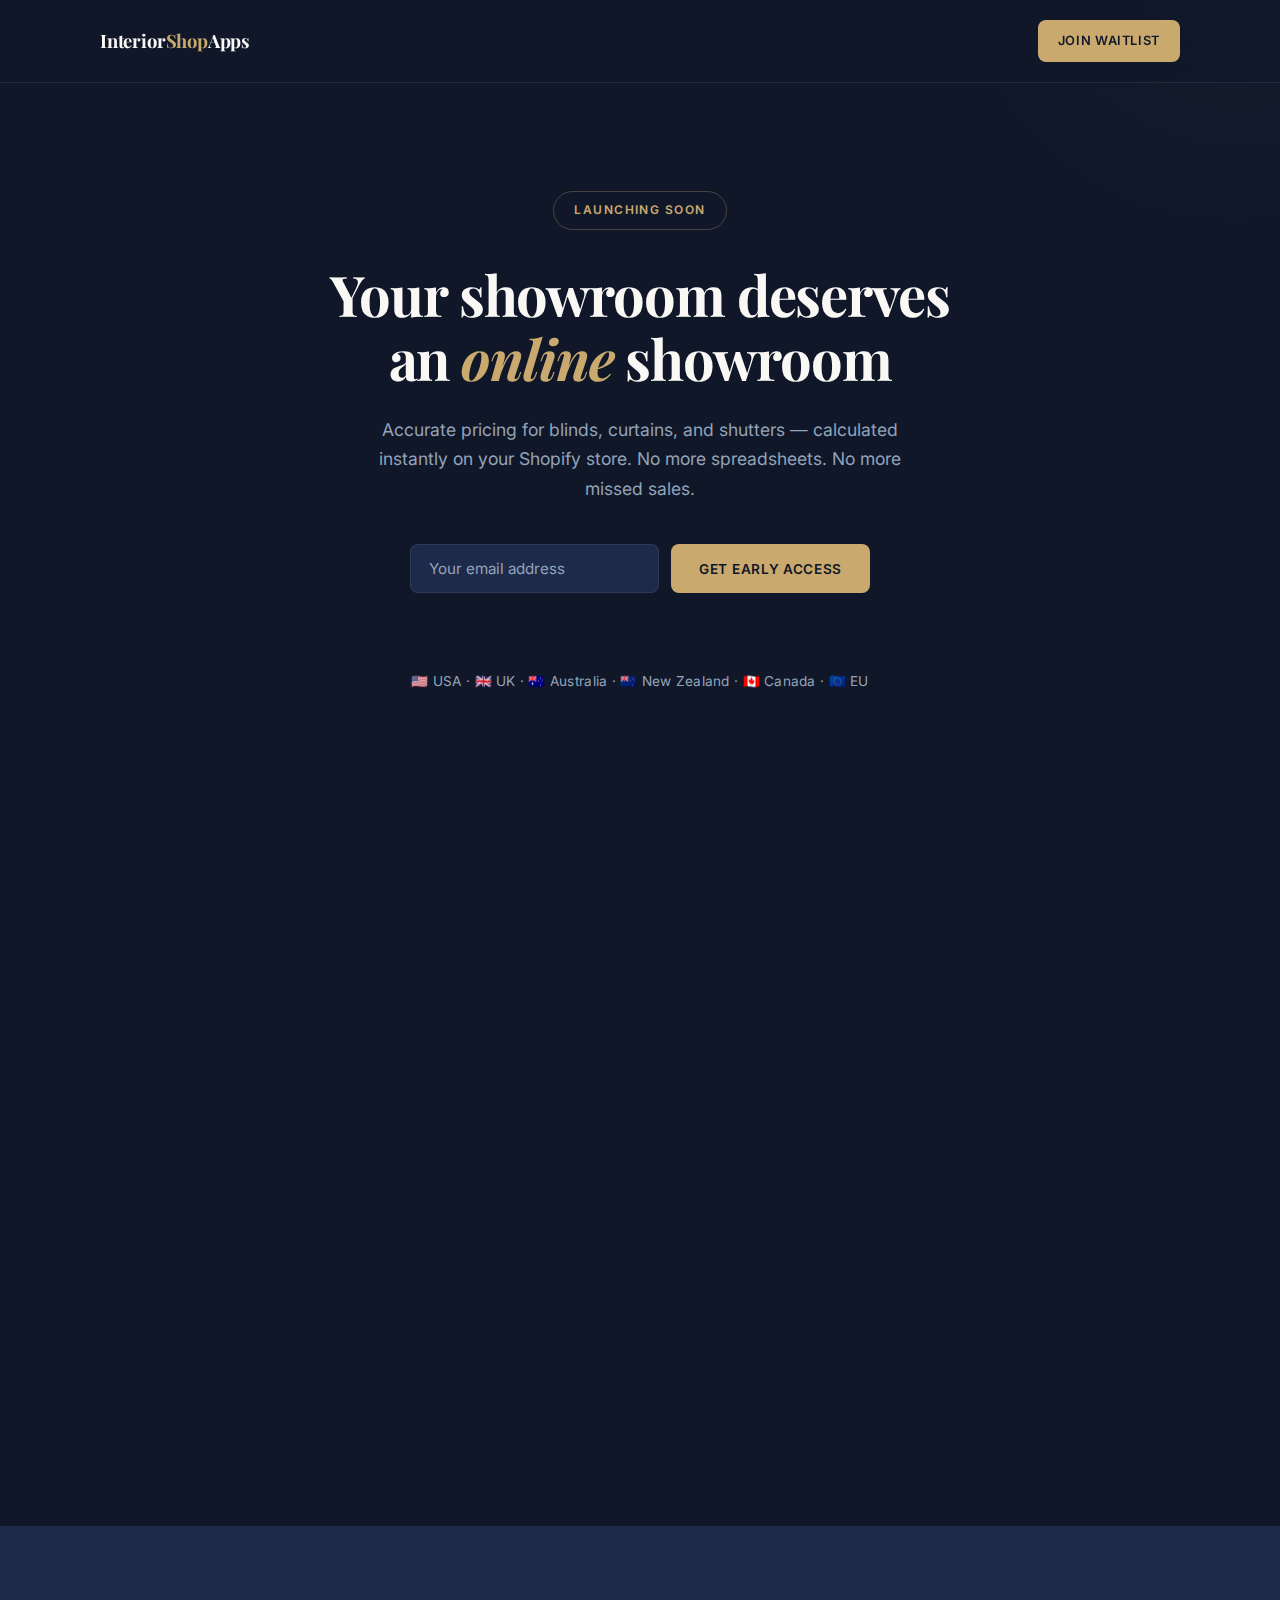
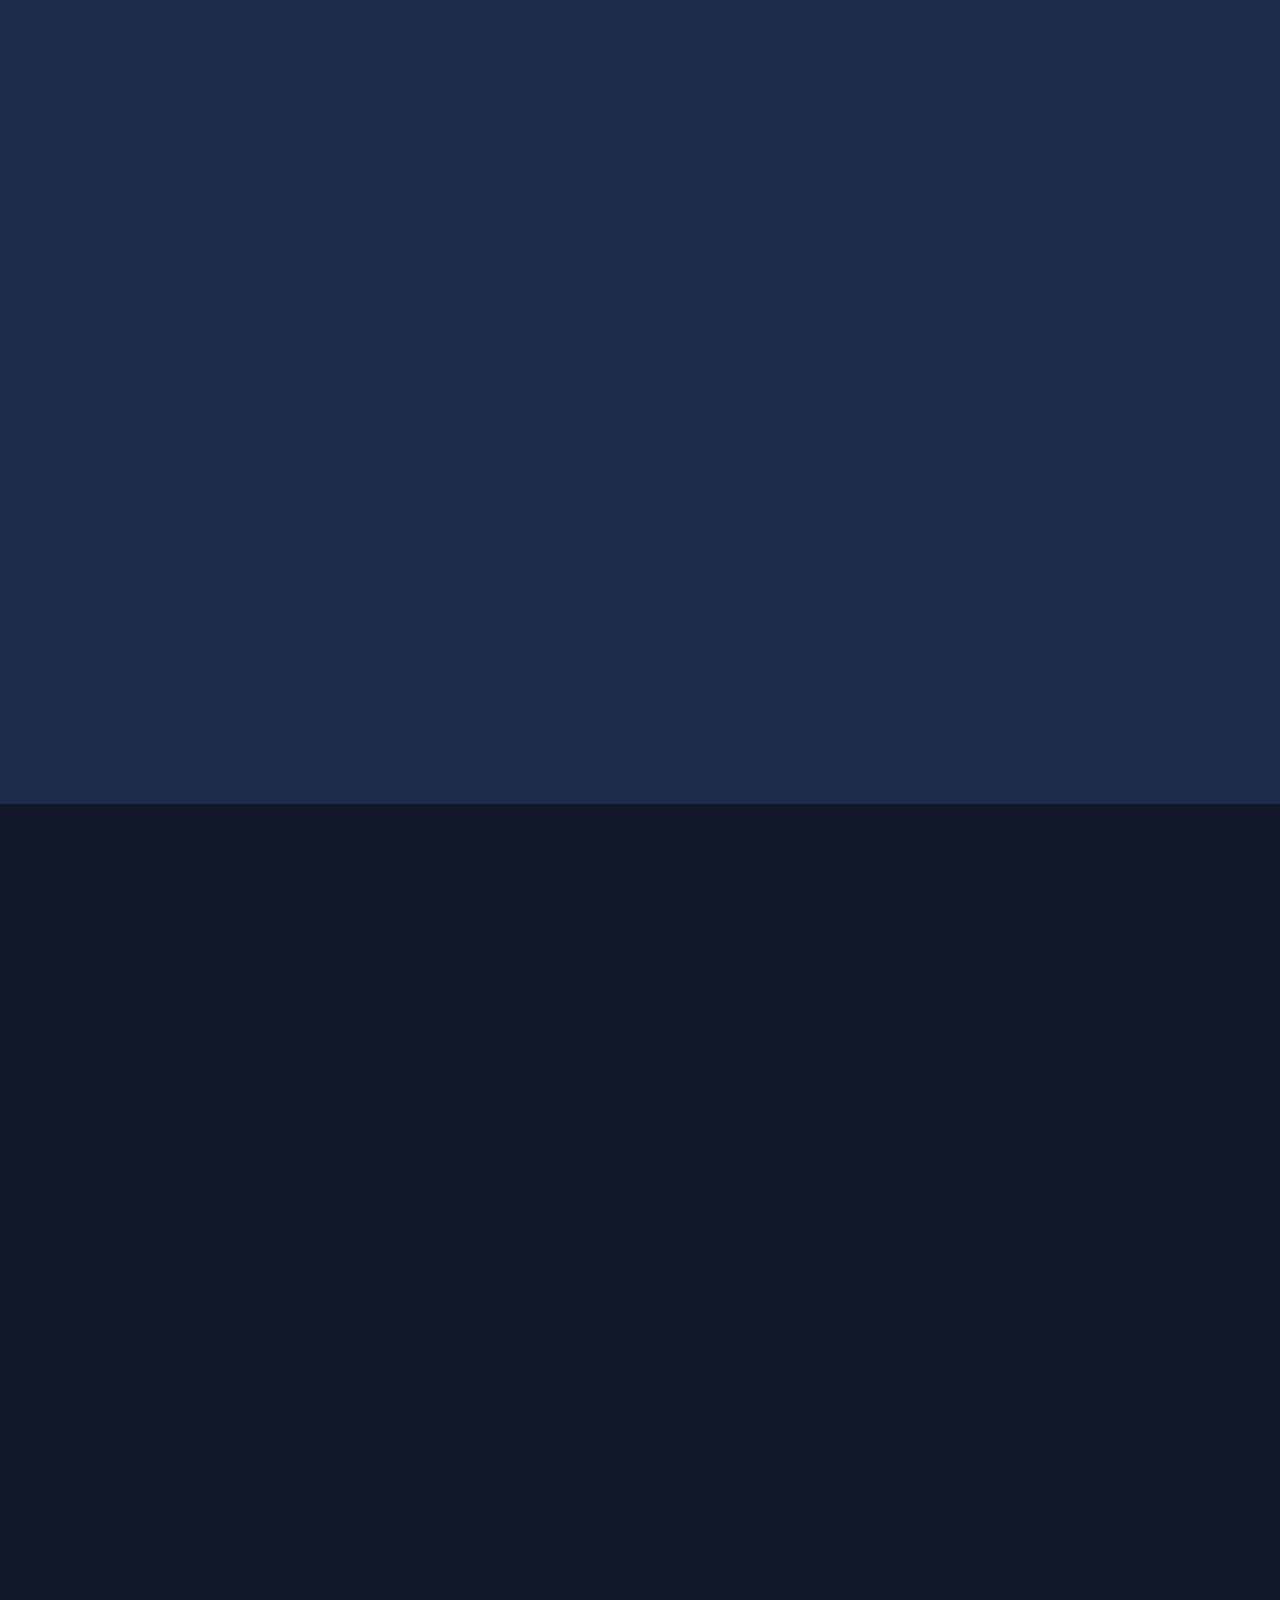
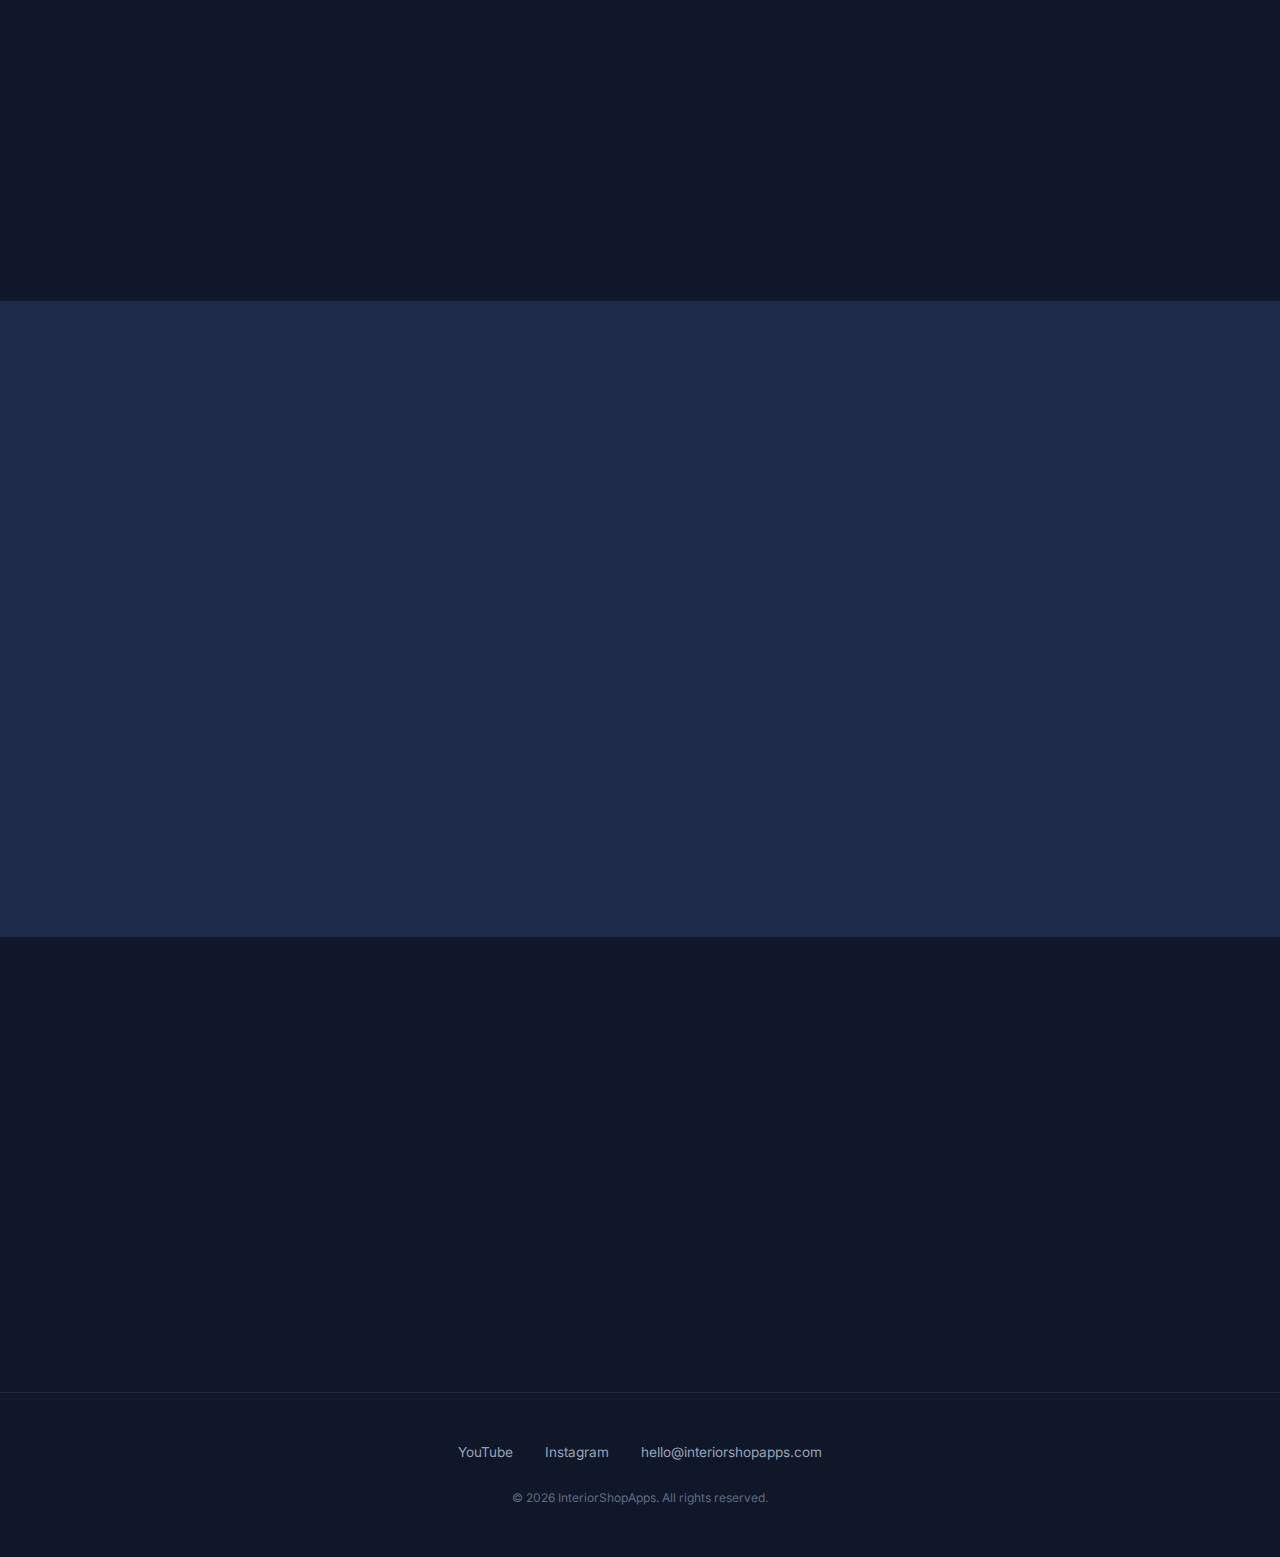
<file: index.html>
<!DOCTYPE html>
<html lang="en">
<head>
<meta charset="UTF-8">
<meta name="viewport" content="width=device-width, initial-scale=1.0">
<title>InteriorShopApps — Pricing Technology for Window Furnishing Retailers</title>
<meta name="description" content="Turn your window furnishing expertise into an online store that quotes accurately, every time. Launching soon across USA, UK, Australia, New Zealand, Canada & EU.">
<link rel="preconnect" href="https://fonts.googleapis.com">
<link rel="preconnect" href="https://fonts.gstatic.com" crossorigin>
<link href="https://fonts.googleapis.com/css2?family=Playfair+Display:wght@400;600;700&family=Inter:wght@400;500;600&display=swap" rel="stylesheet">
<style>
*, *::before, *::after { margin: 0; padding: 0; box-sizing: border-box; }

:root {
  --midnight: #0f1729;
  --indigo: #1e2a4a;
  --warm-white: #faf8f5;
  --cream: #f5f0e8;
  --gold: #c9a96e;
  --copper: #b87333;
  --sage: #7d8c6e;
  --slate: #94a3b8;
  --border: rgba(255,255,255,0.08);
  --shadow-gold: 0 4px 14px rgba(201,169,110,0.15);
}

html { scroll-behavior: smooth; }

body {
  font-family: 'Inter', -apple-system, sans-serif;
  background: var(--midnight);
  color: var(--warm-white);
  line-height: 1.7;
  font-size: 16px;
  -webkit-font-smoothing: antialiased;
}

/* ── Typography ── */
h1, h2, h3.serif { font-family: 'Playfair Display', Georgia, serif; }
h1 { font-size: clamp(2.2rem, 5vw, 3.5rem); font-weight: 700; line-height: 1.15; letter-spacing: -0.02em; }
h2 { font-size: clamp(1.6rem, 3.5vw, 2rem); font-weight: 600; line-height: 1.3; }
p { color: var(--slate); }
.gold { color: var(--gold); }
.copper { color: var(--copper); }

/* ── Layout ── */
.container { max-width: 1080px; margin: 0 auto; padding: 0 24px; }
section { padding: 96px 0; }
@media (max-width: 640px) { section { padding: 64px 0; } }

/* ── Reveal animation ── */
.reveal { opacity: 0; transform: translateY(24px); transition: opacity 0.7s ease, transform 0.7s ease; }
.reveal.visible { opacity: 1; transform: translateY(0); }

/* ── Nav ── */
nav {
  position: fixed; top: 0; left: 0; right: 0; z-index: 100;
  padding: 20px 24px;
  background: rgba(15,23,41,0.85);
  backdrop-filter: blur(12px);
  -webkit-backdrop-filter: blur(12px);
  border-bottom: 1px solid var(--border);
}
nav .inner { max-width: 1080px; margin: 0 auto; display: flex; align-items: center; justify-content: space-between; }
nav .logo { font-family: 'Playfair Display', serif; font-size: 1.15rem; font-weight: 700; color: var(--warm-white); text-decoration: none; letter-spacing: -0.01em; }
nav .logo span { color: var(--gold); }
nav a.cta-sm {
  font-size: 0.8rem; font-weight: 600; text-transform: uppercase; letter-spacing: 0.05em;
  color: var(--midnight); background: var(--gold); padding: 10px 20px; border-radius: 8px; text-decoration: none;
  transition: background 0.3s, box-shadow 0.3s;
}
nav a.cta-sm:hover { background: var(--copper); box-shadow: var(--shadow-gold); }

/* ── Hero ── */
.hero {
  min-height: 100vh; display: flex; align-items: center; justify-content: center;
  padding-top: 80px; text-align: center;
  background: var(--midnight);
  position: relative; overflow: hidden;
}
.hero::before {
  content: ''; position: absolute; top: -40%; right: -20%; width: 600px; height: 600px;
  background: radial-gradient(circle, rgba(201,169,110,0.04) 0%, transparent 70%);
  pointer-events: none;
}
.hero .badge {
  display: inline-block; font-size: 0.75rem; font-weight: 600; text-transform: uppercase;
  letter-spacing: 0.12em; color: var(--gold); border: 1px solid rgba(201,169,110,0.3);
  padding: 8px 20px; border-radius: 9999px; margin-bottom: 32px;
}
.hero h1 { margin-bottom: 24px; }
.hero h1 em { font-style: italic; color: var(--gold); }
.hero p.sub { font-size: 1.1rem; max-width: 540px; margin: 0 auto 40px; line-height: 1.7; }

/* ── Email form ── */
.email-form { display: flex; gap: 12px; max-width: 460px; margin: 0 auto; flex-wrap: wrap; justify-content: center; }
.email-form input {
  flex: 1; min-width: 220px; padding: 14px 18px; border-radius: 8px; border: 1px solid var(--border);
  background: var(--indigo); color: var(--warm-white); font-family: 'Inter', sans-serif; font-size: 0.95rem;
  outline: none; transition: border-color 0.3s;
}
.email-form input::placeholder { color: var(--slate); }
.email-form input:focus { border-color: var(--gold); }
.email-form button {
  padding: 14px 28px; border-radius: 8px; border: none; cursor: pointer;
  background: var(--gold); color: var(--midnight); font-family: 'Inter', sans-serif;
  font-size: 0.85rem; font-weight: 600; text-transform: uppercase; letter-spacing: 0.05em;
  transition: background 0.3s, box-shadow 0.3s;
}
.email-form button:hover { background: var(--copper); box-shadow: var(--shadow-gold); }
.form-msg { text-align: center; margin-top: 12px; font-size: 0.85rem; min-height: 1.2em; }
.form-msg.success { color: var(--sage); }
.form-msg.error { color: #dc2626; }

/* ── Markets ── */
.markets { margin-top: 48px; font-size: 0.85rem; color: var(--slate); letter-spacing: 0.02em; }

/* ── Divider ── */
.divider { width: 48px; height: 1px; background: var(--gold); margin: 0 auto 48px; opacity: 0.5; }

/* ── Problem / Solution ── */
.problem-solution .grid {
  display: grid; grid-template-columns: 1fr 1fr; gap: 64px; align-items: start;
}
@media (max-width: 768px) { .problem-solution .grid { grid-template-columns: 1fr; gap: 48px; } }
.problem-solution h2 { margin-bottom: 24px; }
.problem-solution .pain-list { list-style: none; }
.problem-solution .pain-list li {
  padding: 16px 0; border-bottom: 1px solid var(--border);
  font-size: 0.95rem; color: var(--slate); line-height: 1.6;
}
.problem-solution .pain-list li span { color: var(--copper); font-weight: 500; }
.solution-text p { margin-bottom: 16px; font-size: 1rem; line-height: 1.8; }
.solution-text strong { color: var(--warm-white); font-weight: 500; }

/* ── Features ── */
.features { background: var(--indigo); }
.features .header { text-align: center; margin-bottom: 64px; }
.features .header p { max-width: 520px; margin: 16px auto 0; }
.features .grid { display: grid; grid-template-columns: repeat(2, 1fr); gap: 32px; }
@media (max-width: 640px) { .features .grid { grid-template-columns: 1fr; } }
.feature-card {
  padding: 32px; border-radius: 12px; border: 1px solid var(--border);
  background: rgba(15,23,41,0.5); transition: border-color 0.3s, box-shadow 0.3s;
}
.feature-card:hover { border-color: rgba(201,169,110,0.2); box-shadow: 0 8px 24px rgba(0,0,0,0.15); }
.feature-card .icon {
  width: 40px; height: 40px; border-radius: 8px; margin-bottom: 20px;
  display: flex; align-items: center; justify-content: center;
  font-size: 1.1rem; background: rgba(201,169,110,0.08); color: var(--gold);
}
.feature-card h3 { font-size: 1.1rem; font-weight: 600; color: var(--warm-white); margin-bottom: 10px; }
.feature-card p { font-size: 0.9rem; line-height: 1.7; }

/* ── Social proof ── */
.proof { text-align: center; }
.proof .stars { font-size: 1.4rem; color: var(--gold); letter-spacing: 4px; margin-bottom: 16px; }
.proof h2 { margin-bottom: 16px; }
.proof p { max-width: 520px; margin: 0 auto; }
.proof .flags { margin-top: 32px; font-size: 1.5rem; letter-spacing: 12px; }

/* ── Services ── */
.services .header { text-align: center; margin-bottom: 64px; }
.services .header p { max-width: 540px; margin: 16px auto 0; }
.services .grid { display: grid; grid-template-columns: repeat(3, 1fr); gap: 32px; }
@media (max-width: 768px) { .services .grid { grid-template-columns: 1fr; } }
.service-item { text-align: center; padding: 32px 20px; }
.service-item .num {
  font-family: 'Playfair Display', serif; font-size: 2rem; color: var(--gold); margin-bottom: 16px; opacity: 0.6;
}
.service-item h3 { font-size: 1.05rem; font-weight: 600; color: var(--warm-white); margin-bottom: 10px; }
.service-item p { font-size: 0.9rem; line-height: 1.7; }

/* ── Story ── */
.story { background: var(--indigo); }
.story .inner { max-width: 680px; margin: 0 auto; text-align: center; }
.story h2 { margin-bottom: 24px; }
.story p { font-size: 1rem; line-height: 1.9; margin-bottom: 16px; }
.story .sig { font-family: 'Playfair Display', serif; font-style: italic; color: var(--gold); margin-top: 32px; font-size: 1.1rem; }

/* ── Bottom CTA ── */
.bottom-cta { text-align: center; }
.bottom-cta h2 { margin-bottom: 16px; }
.bottom-cta p { max-width: 460px; margin: 0 auto 32px; }

/* ── Footer ── */
footer {
  padding: 48px 24px; border-top: 1px solid var(--border); text-align: center;
}
footer .links { display: flex; gap: 32px; justify-content: center; flex-wrap: wrap; margin-bottom: 24px; }
footer .links a { color: var(--slate); text-decoration: none; font-size: 0.85rem; transition: color 0.3s; }
footer .links a:hover { color: var(--gold); }
footer .copy { font-size: 0.75rem; color: var(--slate); opacity: 0.6; }
</style>
</head>
<body>

<!-- Nav -->
<nav>
  <div class="inner">
    <a href="#" class="logo">Interior<span>Shop</span>Apps</a>
    <a href="#waitlist" class="cta-sm">Join Waitlist</a>
  </div>
</nav>

<!-- Hero -->
<section class="hero">
  <div class="container">
    <div class="badge">Launching Soon</div>
    <h1>Your showroom deserves<br>an <em>online</em> showroom</h1>
    <p class="sub">Accurate pricing for blinds, curtains, and shutters — calculated instantly on your Shopify store. No more spreadsheets. No more missed sales.</p>
    <form class="email-form" id="heroForm">
      <input type="email" placeholder="Your email address" required>
      <button type="submit">Get Early Access</button>
    </form>
    <div class="form-msg" id="heroMsg"></div>
    <p class="markets">🇺🇸 USA · 🇬🇧 UK · 🇦🇺 Australia · 🇳🇿 New Zealand · 🇨🇦 Canada · 🇪🇺 EU</p>
  </div>
</section>

<!-- Problem / Solution -->
<section class="problem-solution">
  <div class="container">
    <div class="grid">
      <div class="reveal">
        <h2>The industry runs on<br>guesswork</h2>
        <ul class="pain-list">
          <li><span>Manual quoting</span> — hours spent on emails and phone calls for every order</li>
          <li><span>Pricing errors</span> — one wrong measurement and your margins disappear</li>
          <li><span>Lost sales</span> — customers leave when they can't get an instant price online</li>
          <li><span>Regional complexity</span> — different suppliers, currencies, and rules for every market</li>
        </ul>
      </div>
      <div class="solution-text reveal">
        <h2 class="gold">What if your store<br>could quote for you?</h2>
        <p>Imagine a customer lands on your site, selects their blind type, enters their window measurements, and gets <strong>an accurate, real-time price</strong> — including fabric, size brackets, and regional pricing rules.</p>
        <p>No phone calls. No waiting. No errors. Just a confident customer clicking <strong>"Add to Cart"</strong> at 11pm on a Tuesday.</p>
        <p>That's what we build.</p>
      </div>
    </div>
  </div>
</section>

<!-- Features -->
<section class="features">
  <div class="container">
    <div class="header reveal">
      <h2>Built for the way you actually work</h2>
      <p>Every detail designed around window furnishing retail — because that's all we do.</p>
    </div>
    <div class="grid">
      <div class="feature-card reveal">
        <div class="icon">◇</div>
        <h3>AI-Powered Calculator</h3>
        <p>Width, drop, fabric, brackets — your pricing logic encoded into an instant quote engine. Customers get accurate prices. You get accurate orders.</p>
      </div>
      <div class="feature-card reveal">
        <div class="icon">◈</div>
        <h3>Multi-Region Pricing</h3>
        <p>One store, many markets. Set different pricing rules for the US, UK, Australia, and beyond — all managed from a single dashboard.</p>
      </div>
      <div class="feature-card reveal">
        <div class="icon">○</div>
        <h3>Live in Under a Week</h3>
        <p>No six-month integration projects. Install the app, configure your products, and start taking orders. We'll even walk you through it.</p>
      </div>
      <div class="feature-card reveal">
        <div class="icon">◎</div>
        <h3>Dedicated Support</h3>
        <p>Real people who understand blinds, shutters, and curtains — not generic chatbots. When you need us, we're here.</p>
      </div>
    </div>
  </div>
</section>

<!-- Social Proof -->
<section class="proof">
  <div class="container reveal">
    <div class="stars">★★★★★</div>
    <h2>5.0 on the Shopify App Store</h2>
    <p>Trusted by window furnishing retailers across three continents. Our existing app powers stores in the UK, US, and Australia — with more joining every month.</p>
    <div class="flags">🇬🇧 🇺🇸 🇦🇺</div>
  </div>
</section>

<!-- Services -->
<section class="services">
  <div class="container">
    <div class="header reveal">
      <h2>Beyond the app</h2>
      <p>Some retailers want the tool. Others want the whole transformation. We do both.</p>
    </div>
    <div class="grid">
      <div class="service-item reveal">
        <div class="num">01</div>
        <h3>Your store, built right</h3>
        <p>Full Shopify store setup tailored to window furnishings — from product architecture to checkout flow. Ready to sell from day one.</p>
      </div>
      <div class="service-item reveal">
        <div class="num">02</div>
        <h3>Always running smoothly</h3>
        <p>Ongoing maintenance, updates, and optimisation so your store keeps performing while you focus on your customers.</p>
      </div>
      <div class="service-item reveal">
        <div class="num">03</div>
        <h3>Strategy that fits</h3>
        <p>Consulting for retailers ready to scale online — pricing strategy, market expansion, and technology decisions grounded in industry experience.</p>
      </div>
    </div>
  </div>
</section>

<!-- Story -->
<section class="story">
  <div class="container">
    <div class="inner reveal">
      <h2>Built by someone who<br>gets the industry</h2>
      <p>Darius didn't set out to build software. He set out to solve a problem he kept seeing — talented window furnishing retailers losing online sales because the technology didn't exist to quote custom products accurately on a website.</p>
      <p>So he built it. Not a generic tool with a blinds skin on top, but something designed from the ground up for the way this industry works — width-by-drop pricing, fabric tiers, regional suppliers, made-to-measure complexity.</p>
      <p>InteriorShopApps exists because the interiors industry deserves technology as considered as the products it sells.</p>
      <div class="sig">— Darius, Founder</div>
    </div>
  </div>
</section>

<!-- Bottom CTA -->
<section class="bottom-cta" id="waitlist">
  <div class="container reveal">
    <h2>Ready to sell window<br>furnishings online?</h2>
    <p>Join the waitlist. Be first to know when we launch in your market.</p>
    <form class="email-form" id="bottomForm">
      <input type="email" placeholder="Your email address" required>
      <button type="submit">Join the Waitlist</button>
    </form>
    <div class="form-msg" id="bottomMsg"></div>
  </div>
</section>

<!-- Footer -->
<footer>
  <div class="container">
    <div class="links">
      <a href="https://youtube.com/@InteriorShopApps" target="_blank" rel="noopener">YouTube</a>
      <a href="https://instagram.com/interiorshopapps" target="_blank" rel="noopener">Instagram</a>
      <a href="mailto:hello@interiorshopapps.com">hello@interiorshopapps.com</a>
    </div>
    <p class="copy">&copy; 2026 InteriorShopApps. All rights reserved.</p>
  </div>
</footer>

<script>
// Reveal on scroll
const observer = new IntersectionObserver((entries) => {
  entries.forEach(e => { if (e.isIntersecting) { e.target.classList.add('visible'); observer.unobserve(e.target); } });
}, { threshold: 0.15 });
document.querySelectorAll('.reveal').forEach(el => observer.observe(el));

// Email forms
function handleForm(formId, msgId) {
  const form = document.getElementById(formId);
  const msg = document.getElementById(msgId);
  form.addEventListener('submit', (e) => {
    e.preventDefault();
    const email = form.querySelector('input[type="email"]').value.trim();
    if (!email) return;
    const list = JSON.parse(localStorage.getItem('waitlist') || '[]');
    if (list.includes(email)) {
      msg.textContent = "You're already on the list!";
      msg.className = 'form-msg success';
    } else {
      list.push(email);
      localStorage.setItem('waitlist', JSON.stringify(list));
      msg.textContent = "You're in. We'll be in touch.";
      msg.className = 'form-msg success';
    }
    form.querySelector('input').value = '';
  });
}
handleForm('heroForm', 'heroMsg');
handleForm('bottomForm', 'bottomMsg');
</script>
</body>
</html>
</file>
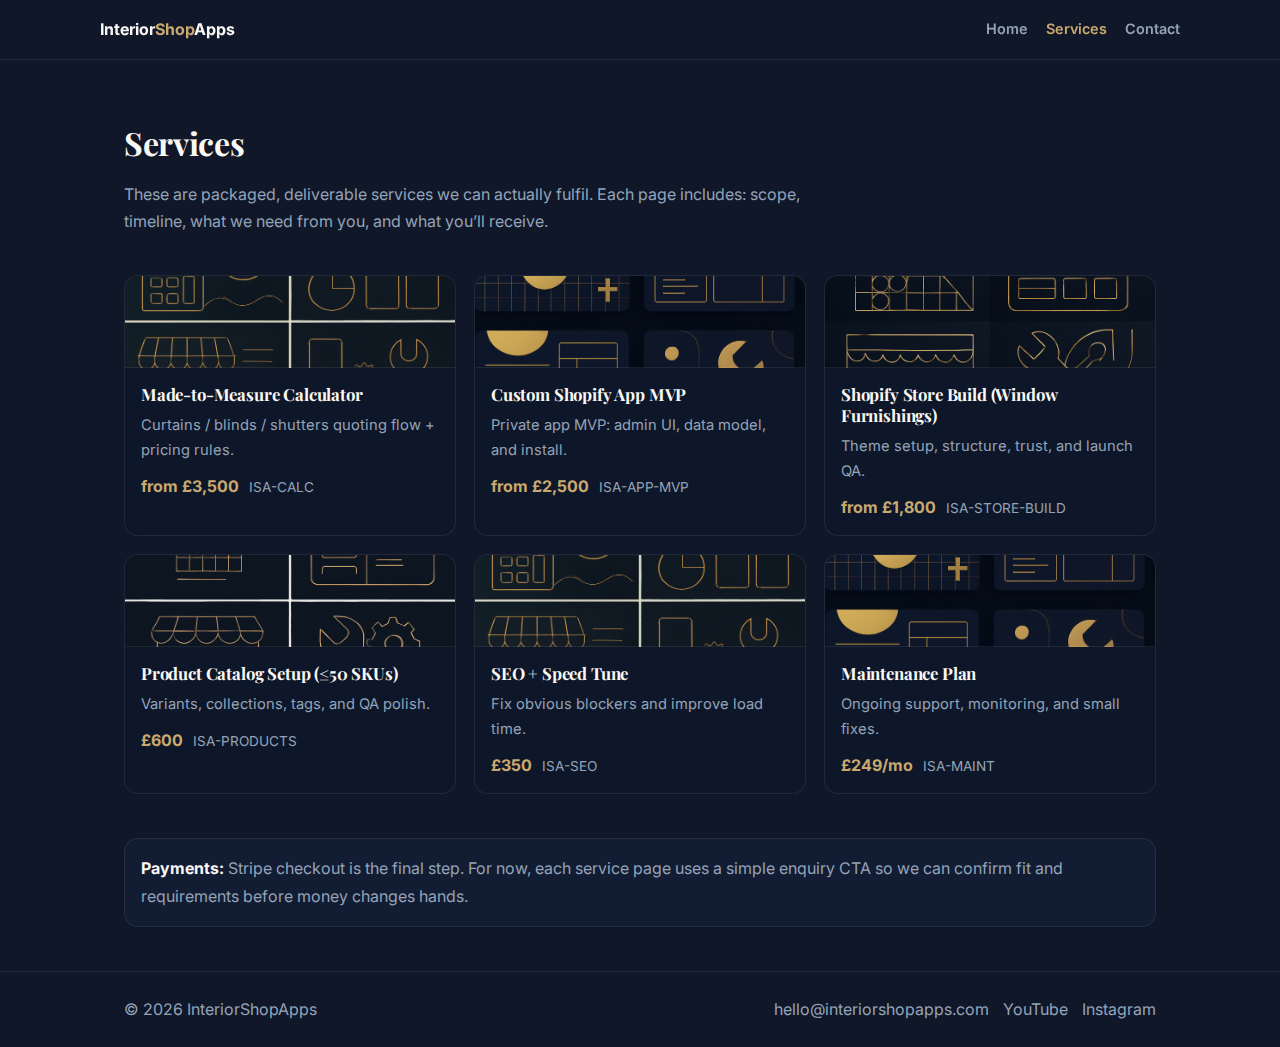
<file: services/index.html>
<!DOCTYPE html>
<html lang="en">
<head>
  <meta charset="UTF-8" />
  <meta name="viewport" content="width=device-width, initial-scale=1.0" />
  <title>Services — InteriorShopApps</title>
  <meta name="description" content="Buyer-friendly Shopify services for window furnishing retailers. Clear scope, deliverables, and timelines." />
  <link rel="preconnect" href="https://fonts.googleapis.com">
  <link rel="preconnect" href="https://fonts.gstatic.com" crossorigin>
  <link href="https://fonts.googleapis.com/css2?family=Playfair+Display:wght@600;700&family=Inter:wght@400;500;600&display=swap" rel="stylesheet">
  <style>
    *,*::before,*::after{box-sizing:border-box;margin:0;padding:0}
    :root{--midnight:#0f1729;--indigo:#1e2a4a;--warm:#faf8f5;--gold:#c9a96e;--copper:#b87333;--slate:#94a3b8;--border:rgba(255,255,255,.08)}
    body{font-family:Inter,-apple-system,system-ui,Segoe UI,Roboto,sans-serif;background:var(--midnight);color:var(--warm);line-height:1.7}
    h1,h2,h3{font-family:"Playfair Display",Georgia,serif;letter-spacing:-.01em}
    a{color:inherit}
    .container{max-width:1080px;margin:0 auto;padding:0 24px}
    nav{position:sticky;top:0;z-index:50;background:rgba(15,23,41,.9);backdrop-filter:blur(12px);border-bottom:1px solid var(--border)}
    nav .inner{display:flex;align-items:center;justify-content:space-between;padding:16px 0}
    nav .logo{text-decoration:none;font-weight:700}
    nav .logo span{color:var(--gold)}
    nav .links{display:flex;gap:18px;align-items:center}
    nav .links a{text-decoration:none;color:var(--slate);font-weight:600;font-size:.9rem}
    nav .links a:hover{color:var(--gold)}

    header{padding:56px 0 18px}
    header p{color:var(--slate);max-width:70ch;margin-top:10px}

    .grid{display:grid;grid-template-columns:repeat(3,1fr);gap:18px;margin:22px 0 44px}
    @media (max-width:980px){.grid{grid-template-columns:1fr 1fr}}
    @media (max-width:640px){.grid{grid-template-columns:1fr}}

    .card{display:block;text-decoration:none;border:1px solid var(--border);border-radius:14px;overflow:hidden;background:rgba(15,23,41,.55);transition:transform .2s,border-color .2s,box-shadow .2s}
    .card:hover{transform:translateY(-2px);border-color:rgba(201,169,110,.35);box-shadow:0 10px 30px rgba(0,0,0,.22)}
    .thumb{height:92px;background:radial-gradient(circle at 30% 20%, rgba(201,169,110,0.18), transparent 55%),radial-gradient(circle at 80% 60%, rgba(184,115,51,0.16), transparent 52%),linear-gradient(135deg, rgba(30,42,74,1), rgba(15,23,41,1));border-bottom:1px solid var(--border);background-size:cover;background-position:center;background-repeat:no-repeat}
.thumb.has-img{background-blend-mode:overlay,overlay,normal,normal}
    .body{padding:16px 16px 14px}
    .body h3{font-size:1.05rem;line-height:1.25;margin-bottom:8px}
    .body p{color:var(--slate);font-size:.92rem}
    .meta{display:flex;gap:10px;align-items:baseline;margin-top:10px}
    .meta b{color:var(--gold)}
    .meta span{color:var(--slate);font-size:.85rem}

    .note{border:1px solid var(--border);border-radius:14px;padding:16px;background:rgba(30,42,74,.28);color:var(--slate)}
    .note strong{color:var(--warm)}

    footer{border-top:1px solid var(--border);padding:24px 0;margin-top:44px}
    footer a{color:var(--slate);text-decoration:none}
    footer a:hover{color:var(--gold)}
  </style>
</head>
<body>
  <nav>
    <div class="container inner">
      <a class="logo" href="/">Interior<span>Shop</span>Apps</a>
      <div class="links">
        <a href="/">Home</a>
        <a href="/services/" style="color:var(--gold)">Services</a>
        <a href="mailto:hello@interiorshopapps.com?subject=Service%20enquiry%20%E2%80%94%20InteriorShopApps">Contact</a>
      </div>
    </div>
  </nav>

  <main class="container">
    <header>
      <h1>Services</h1>
      <p>These are packaged, deliverable services we can actually fulfil. Each page includes: scope, timeline, what we need from you, and what you’ll receive.</p>
    </header>

    <section class="grid" aria-label="Services list">
      <a class="card" href="/services/made-to-measure-calculator/">
        <div class="thumb has-img" style="background-image:url('/services/assets/001-cohesive-set-of-premium-abstract-banner-.webp')"></div>
        <div class="body">
          <h3>Made-to-Measure Calculator</h3>
          <p>Curtains / blinds / shutters quoting flow + pricing rules.</p>
          <div class="meta"><b>from £3,500</b><span>ISA-CALC</span></div>
        </div>
      </a>

      <a class="card" href="/services/custom-shopify-app-mvp/">
        <div class="thumb has-img" style="background-image:url('/services/assets/002-cohesive-set-of-premium-abstract-banner-.webp')"></div>
        <div class="body">
          <h3>Custom Shopify App MVP</h3>
          <p>Private app MVP: admin UI, data model, and install.</p>
          <div class="meta"><b>from £2,500</b><span>ISA-APP-MVP</span></div>
        </div>
      </a>

      <a class="card" href="/services/shopify-store-build-window-furnishings/">
        <div class="thumb has-img" style="background-image:url('/services/assets/003-cohesive-set-of-premium-abstract-banner-.webp')"></div>
        <div class="body">
          <h3>Shopify Store Build (Window Furnishings)</h3>
          <p>Theme setup, structure, trust, and launch QA.</p>
          <div class="meta"><b>from £1,800</b><span>ISA-STORE-BUILD</span></div>
        </div>
      </a>

      <a class="card" href="/services/product-catalog-setup/">
        <div class="thumb has-img" style="background-image:url('/services/assets/004-cohesive-set-of-premium-abstract-banner-.webp')"></div>
        <div class="body">
          <h3>Product Catalog Setup (≤50 SKUs)</h3>
          <p>Variants, collections, tags, and QA polish.</p>
          <div class="meta"><b>£600</b><span>ISA-PRODUCTS</span></div>
        </div>
      </a>

      <a class="card" href="/services/seo-speed-tune/">
        <div class="thumb has-img" style="background-image:url('/services/assets/001-cohesive-set-of-premium-abstract-banner-.webp')"></div>
        <div class="body">
          <h3>SEO + Speed Tune</h3>
          <p>Fix obvious blockers and improve load time.</p>
          <div class="meta"><b>£350</b><span>ISA-SEO</span></div>
        </div>
      </a>

      <a class="card" href="/services/maintenance-plan/">
        <div class="thumb has-img" style="background-image:url('/services/assets/002-cohesive-set-of-premium-abstract-banner-.webp')"></div>
        <div class="body">
          <h3>Maintenance Plan</h3>
          <p>Ongoing support, monitoring, and small fixes.</p>
          <div class="meta"><b>£249/mo</b><span>ISA-MAINT</span></div>
        </div>
      </a>
    </section>

    <div class="note">
      <strong>Payments:</strong> Stripe checkout is the final step. For now, each service page uses a simple enquiry CTA so we can confirm fit and requirements before money changes hands.
    </div>
  </main>

  <footer>
    <div class="container" style="display:flex;justify-content:space-between;gap:18px;flex-wrap:wrap;align-items:center">
      <div style="color:var(--slate)">© 2026 InteriorShopApps</div>
      <div style="display:flex;gap:14px;flex-wrap:wrap">
        <a href="mailto:hello@interiorshopapps.com">hello@interiorshopapps.com</a>
        <a href="https://youtube.com/@InteriorShopApps" target="_blank" rel="noopener">YouTube</a>
        <a href="https://instagram.com/interiorshopapps" target="_blank" rel="noopener">Instagram</a>
      </div>
    </div>
  </footer>
</body>
</html>
</file>
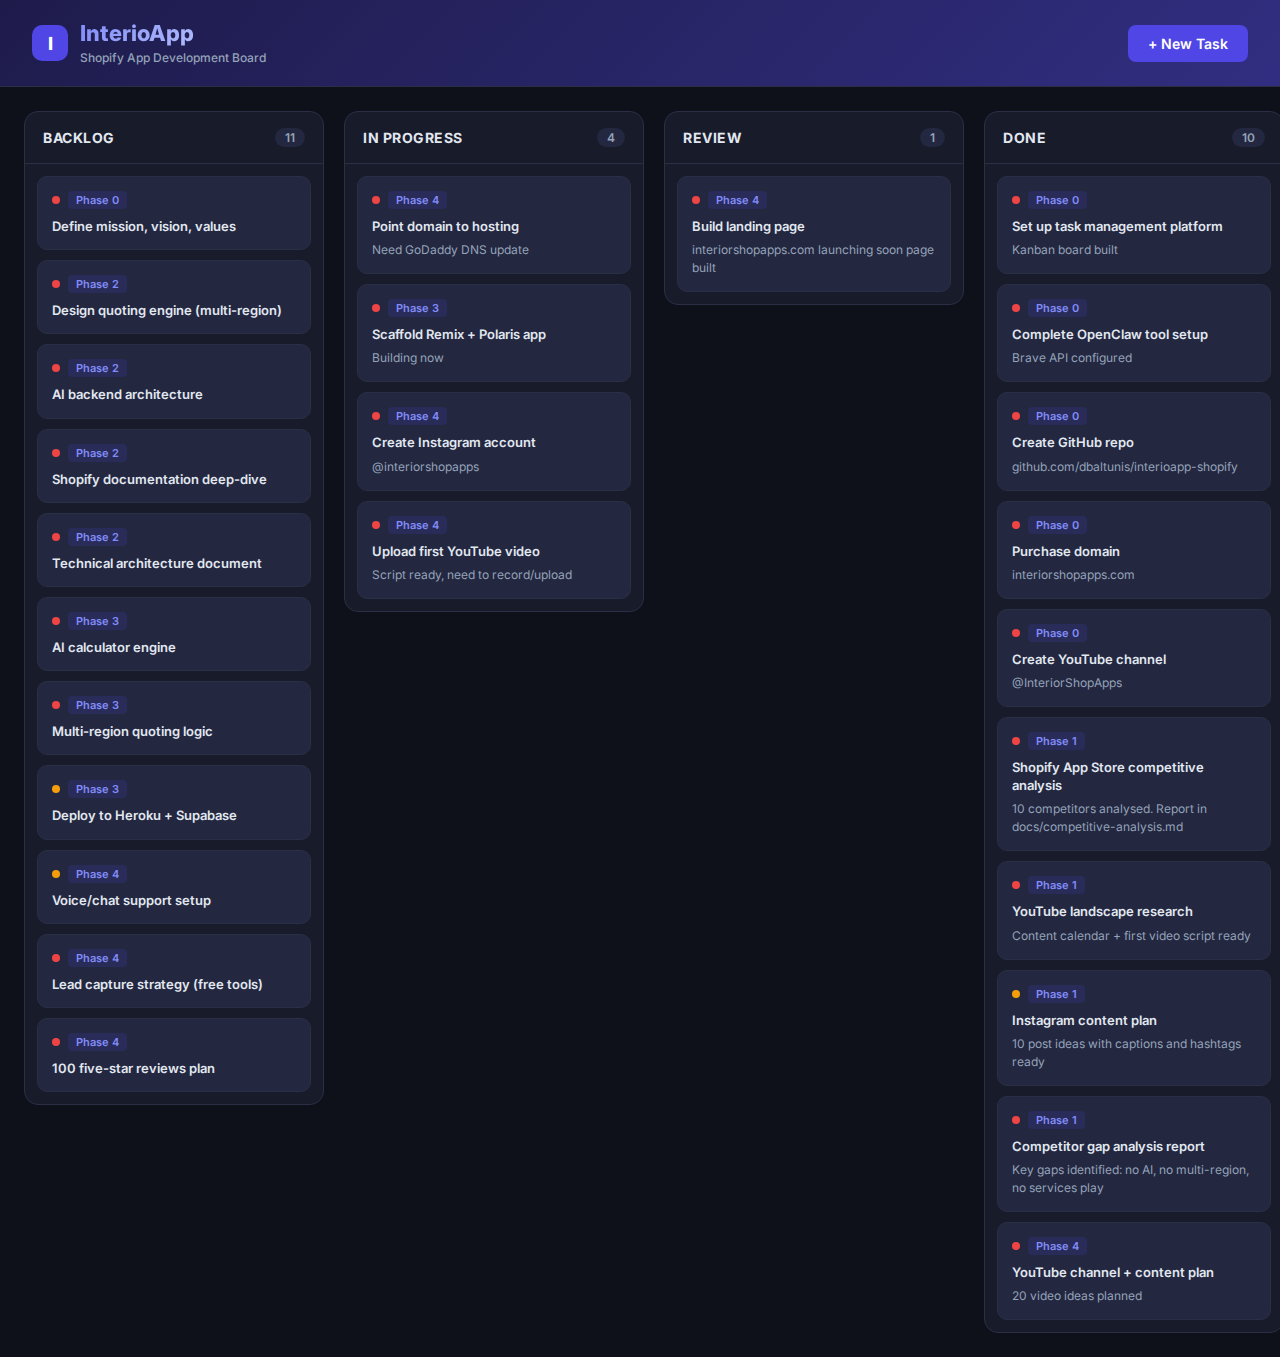
<file: tasks/index.html>
<!DOCTYPE html>
<html lang="en">
<head>
<meta charset="UTF-8">
<meta name="viewport" content="width=device-width, initial-scale=1.0">
<title>InterioApp – Task Board</title>
<link href="https://fonts.googleapis.com/css2?family=Inter:wght@400;500;600;700;800&display=swap" rel="stylesheet">
<style>
*{margin:0;padding:0;box-sizing:border-box}
:root{--brand:#4F46E5;--bg:#0f111a;--surface:#181b2a;--surface2:#232740;--border:#2a2f45;--text:#e2e8f0;--text2:#94a3b8;--high:#ef4444;--med:#f59e0b;--low:#22c55e}
body{font-family:'Inter',sans-serif;background:var(--bg);color:var(--text);min-height:100vh}
header{background:linear-gradient(135deg,#1e1b4b,#312e81);padding:20px 32px;display:flex;align-items:center;justify-content:space-between;border-bottom:1px solid var(--border)}
.logo{display:flex;align-items:center;gap:12px}
.logo-icon{width:36px;height:36px;background:var(--brand);border-radius:10px;display:flex;align-items:center;justify-content:center;font-weight:800;font-size:18px;color:#fff}
.logo h1{font-size:22px;font-weight:800;background:linear-gradient(135deg,#818cf8,#c7d2fe);-webkit-background-clip:text;-webkit-text-fill-color:transparent}
.logo span{font-size:12px;color:var(--text2);font-weight:500}
header button{background:var(--brand);color:#fff;border:none;padding:10px 20px;border-radius:8px;font-family:inherit;font-weight:600;font-size:14px;cursor:pointer;transition:.2s}
header button:hover{background:#4338ca}
.board{display:flex;gap:20px;padding:24px;overflow-x:auto;min-height:calc(100vh - 80px);align-items:flex-start}
.column{background:var(--surface);border-radius:14px;min-width:300px;flex:1;display:flex;flex-direction:column;border:1px solid var(--border)}
.col-header{padding:16px 18px;display:flex;align-items:center;justify-content:space-between;border-bottom:1px solid var(--border)}
.col-header h2{font-size:14px;font-weight:700;text-transform:uppercase;letter-spacing:.5px}
.col-count{background:var(--surface2);color:var(--text2);font-size:12px;font-weight:600;padding:2px 10px;border-radius:20px}
.col-body{padding:12px;flex:1;min-height:120px;display:flex;flex-direction:column;gap:10px;transition:background .2s}
.col-body.drag-over{background:rgba(79,70,229,.08);border-radius:0 0 14px 14px}
.card{background:var(--surface2);border:1px solid var(--border);border-radius:10px;padding:14px;cursor:grab;transition:.15s;position:relative}
.card:hover{border-color:var(--brand);transform:translateY(-1px);box-shadow:0 4px 12px rgba(0,0,0,.3)}
.card.dragging{opacity:.4;transform:rotate(2deg)}
.card-top{display:flex;align-items:center;gap:8px;margin-bottom:8px}
.priority{width:8px;height:8px;border-radius:50%;flex-shrink:0}
.priority.high{background:var(--high)}.priority.medium{background:var(--med)}.priority.low{background:var(--low)}
.phase-tag{font-size:11px;font-weight:600;padding:2px 8px;border-radius:4px;background:rgba(79,70,229,.15);color:#818cf8}
.card h3{font-size:13px;font-weight:600;line-height:1.4}
.card p{font-size:12px;color:var(--text2);margin-top:6px;line-height:1.5}
.card .delete-btn{position:absolute;top:8px;right:8px;background:none;border:none;color:var(--text2);cursor:pointer;opacity:0;transition:.15s;font-size:16px}
.card:hover .delete-btn{opacity:.6}
.card .delete-btn:hover{opacity:1;color:var(--high)}

/* Modal */
.overlay{display:none;position:fixed;inset:0;background:rgba(0,0,0,.6);z-index:100;align-items:center;justify-content:center}
.overlay.active{display:flex}
.modal{background:var(--surface);border:1px solid var(--border);border-radius:16px;padding:28px;width:420px;max-width:90vw}
.modal h2{font-size:18px;font-weight:700;margin-bottom:20px}
.modal label{display:block;font-size:12px;font-weight:600;color:var(--text2);margin-bottom:6px;text-transform:uppercase;letter-spacing:.5px}
.modal input,.modal textarea,.modal select{width:100%;background:var(--surface2);border:1px solid var(--border);color:var(--text);padding:10px 12px;border-radius:8px;font-family:inherit;font-size:14px;margin-bottom:16px;outline:none;transition:.2s}
.modal input:focus,.modal textarea:focus,.modal select:focus{border-color:var(--brand)}
.modal textarea{resize:vertical;min-height:60px}
.modal-actions{display:flex;gap:10px;justify-content:flex-end;margin-top:4px}
.modal-actions button{padding:10px 20px;border-radius:8px;font-family:inherit;font-weight:600;font-size:14px;cursor:pointer;border:none;transition:.2s}
.btn-cancel{background:var(--surface2);color:var(--text2)}.btn-cancel:hover{background:var(--border)}
.btn-save{background:var(--brand);color:#fff}.btn-save:hover{background:#4338ca}
</style>
</head>
<body>

<header>
  <div class="logo">
    <div class="logo-icon">I</div>
    <div><h1>InterioApp</h1><span>Shopify App Development Board</span></div>
  </div>
  <button onclick="openModal()">+ New Task</button>
</header>

<div class="board" id="board"></div>

<div class="overlay" id="overlay" onclick="if(event.target===this)closeModal()">
  <div class="modal">
    <h2>Add Task</h2>
    <label>Title</label><input id="f-title" placeholder="Task title…">
    <label>Description</label><textarea id="f-desc" placeholder="Optional description…"></textarea>
    <label>Priority</label>
    <select id="f-priority"><option value="high">High</option><option value="medium">Medium</option><option value="low">Low</option></select>
    <label>Phase</label>
    <select id="f-phase"><option>Phase 0</option><option>Phase 1</option><option>Phase 2</option><option>Phase 3</option><option>Phase 4</option></select>
    <label>Column</label>
    <select id="f-col"><option value="backlog">Backlog</option><option value="progress">In Progress</option><option value="review">Review</option><option value="done">Done</option></select>
    <div class="modal-actions"><button class="btn-cancel" onclick="closeModal()">Cancel</button><button class="btn-save" onclick="saveTask()">Add Task</button></div>
  </div>
</div>

<script>
const COLS=[{id:'backlog',name:'Backlog'},{id:'progress',name:'In Progress'},{id:'review',name:'Review'},{id:'done',name:'Done'}];
const STORAGE_KEY='interioapp_tasks_v3';

const DEFAULT_TASKS=[
  {id:d(),title:'Define mission, vision, values',desc:'',priority:'high',phase:'Phase 0',col:'backlog'},
  {id:d(),title:'Set up task management platform',desc:'Kanban board built',priority:'high',phase:'Phase 0',col:'done'},
  {id:d(),title:'Complete OpenClaw tool setup',desc:'Brave API configured',priority:'high',phase:'Phase 0',col:'done'},
  {id:d(),title:'Create GitHub repo',desc:'github.com/dbaltunis/interioapp-shopify',priority:'high',phase:'Phase 0',col:'done'},
  {id:d(),title:'Purchase domain',desc:'interiorshopapps.com',priority:'high',phase:'Phase 0',col:'done'},
  {id:d(),title:'Create YouTube channel',desc:'@InteriorShopApps',priority:'high',phase:'Phase 0',col:'done'},
  {id:d(),title:'Shopify App Store competitive analysis',desc:'10 competitors analysed. Report in docs/competitive-analysis.md',priority:'high',phase:'Phase 1',col:'done'},
  {id:d(),title:'YouTube landscape research',desc:'Content calendar + first video script ready',priority:'high',phase:'Phase 1',col:'done'},
  {id:d(),title:'Instagram content plan',desc:'10 post ideas with captions and hashtags ready',priority:'medium',phase:'Phase 1',col:'done'},
  {id:d(),title:'Competitor gap analysis report',desc:'Key gaps identified: no AI, no multi-region, no services play',priority:'high',phase:'Phase 1',col:'done'},
  {id:d(),title:'Build landing page',desc:'interiorshopapps.com launching soon page built',priority:'high',phase:'Phase 4',col:'review'},
  {id:d(),title:'Point domain to hosting',desc:'Need GoDaddy DNS update',priority:'high',phase:'Phase 4',col:'progress'},
  {id:d(),title:'Scaffold Remix + Polaris app',desc:'Building now',priority:'high',phase:'Phase 3',col:'progress'},
  {id:d(),title:'Create Instagram account',desc:'@interiorshopapps',priority:'high',phase:'Phase 4',col:'progress'},
  {id:d(),title:'Upload first YouTube video',desc:'Script ready, need to record/upload',priority:'high',phase:'Phase 4',col:'progress'},
  {id:d(),title:'Design quoting engine (multi-region)',desc:'',priority:'high',phase:'Phase 2',col:'backlog'},
  {id:d(),title:'AI backend architecture',desc:'',priority:'high',phase:'Phase 2',col:'backlog'},
  {id:d(),title:'Shopify documentation deep-dive',desc:'',priority:'high',phase:'Phase 2',col:'backlog'},
  {id:d(),title:'Technical architecture document',desc:'',priority:'high',phase:'Phase 2',col:'backlog'},
  {id:d(),title:'AI calculator engine',desc:'',priority:'high',phase:'Phase 3',col:'backlog'},
  {id:d(),title:'Multi-region quoting logic',desc:'',priority:'high',phase:'Phase 3',col:'backlog'},
  {id:d(),title:'Deploy to Heroku + Supabase',desc:'',priority:'medium',phase:'Phase 3',col:'backlog'},
  {id:d(),title:'YouTube channel + content plan',desc:'20 video ideas planned',priority:'high',phase:'Phase 4',col:'done'},
  {id:d(),title:'Voice/chat support setup',desc:'',priority:'medium',phase:'Phase 4',col:'backlog'},
  {id:d(),title:'Lead capture strategy (free tools)',desc:'',priority:'high',phase:'Phase 4',col:'backlog'},
  {id:d(),title:'100 five-star reviews plan',desc:'',priority:'high',phase:'Phase 4',col:'backlog'},
];

function d(){return crypto.randomUUID()}
function load(){const s=localStorage.getItem(STORAGE_KEY);return s?JSON.parse(s):null}
function save(t){localStorage.setItem(STORAGE_KEY,JSON.stringify(t))}
let tasks=load()||DEFAULT_TASKS;
if(!load())save(tasks);

let dragId=null;

function render(){
  const board=document.getElementById('board');
  board.innerHTML='';
  COLS.forEach(c=>{
    const col=document.createElement('div');col.className='column';
    const ct=tasks.filter(t=>t.col===c.id);
    col.innerHTML=`<div class="col-header"><h2>${c.name}</h2><span class="col-count">${ct.length}</span></div>`;
    const body=document.createElement('div');body.className='col-body';body.dataset.col=c.id;
    body.addEventListener('dragover',e=>{e.preventDefault();body.classList.add('drag-over')});
    body.addEventListener('dragleave',()=>body.classList.remove('drag-over'));
    body.addEventListener('drop',e=>{e.preventDefault();body.classList.remove('drag-over');if(dragId){const t=tasks.find(x=>x.id===dragId);if(t){t.col=c.id;save(tasks);render()}}});
    ct.forEach(t=>{
      const card=document.createElement('div');card.className='card';card.draggable=true;card.dataset.id=t.id;
      card.addEventListener('dragstart',()=>{dragId=t.id;setTimeout(()=>card.classList.add('dragging'),0)});
      card.addEventListener('dragend',()=>{dragId=null;card.classList.remove('dragging')});
      card.innerHTML=`<button class="delete-btn" onclick="delTask('${t.id}')" title="Delete">✕</button><div class="card-top"><span class="priority ${t.priority}"></span><span class="phase-tag">${t.phase}</span></div><h3>${esc(t.title)}</h3>${t.desc?'<p>'+esc(t.desc)+'</p>':''}`;
      body.appendChild(card);
    });
    col.appendChild(body);board.appendChild(col);
  });
}

function esc(s){const d=document.createElement('div');d.textContent=s;return d.innerHTML}
function delTask(id){tasks=tasks.filter(t=>t.id!==id);save(tasks);render()}
function openModal(){document.getElementById('overlay').classList.add('active');document.getElementById('f-title').focus()}
function closeModal(){document.getElementById('overlay').classList.remove('active');['f-title','f-desc'].forEach(i=>document.getElementById(i).value='')}
function saveTask(){
  const title=document.getElementById('f-title').value.trim();if(!title)return;
  tasks.push({id:d(),title,desc:document.getElementById('f-desc').value.trim(),priority:document.getElementById('f-priority').value,phase:document.getElementById('f-phase').value,col:document.getElementById('f-col').value});
  save(tasks);closeModal();render();
}
document.addEventListener('keydown',e=>{if(e.key==='Escape')closeModal()});
render();
</script>
</body>
</html>
</file>
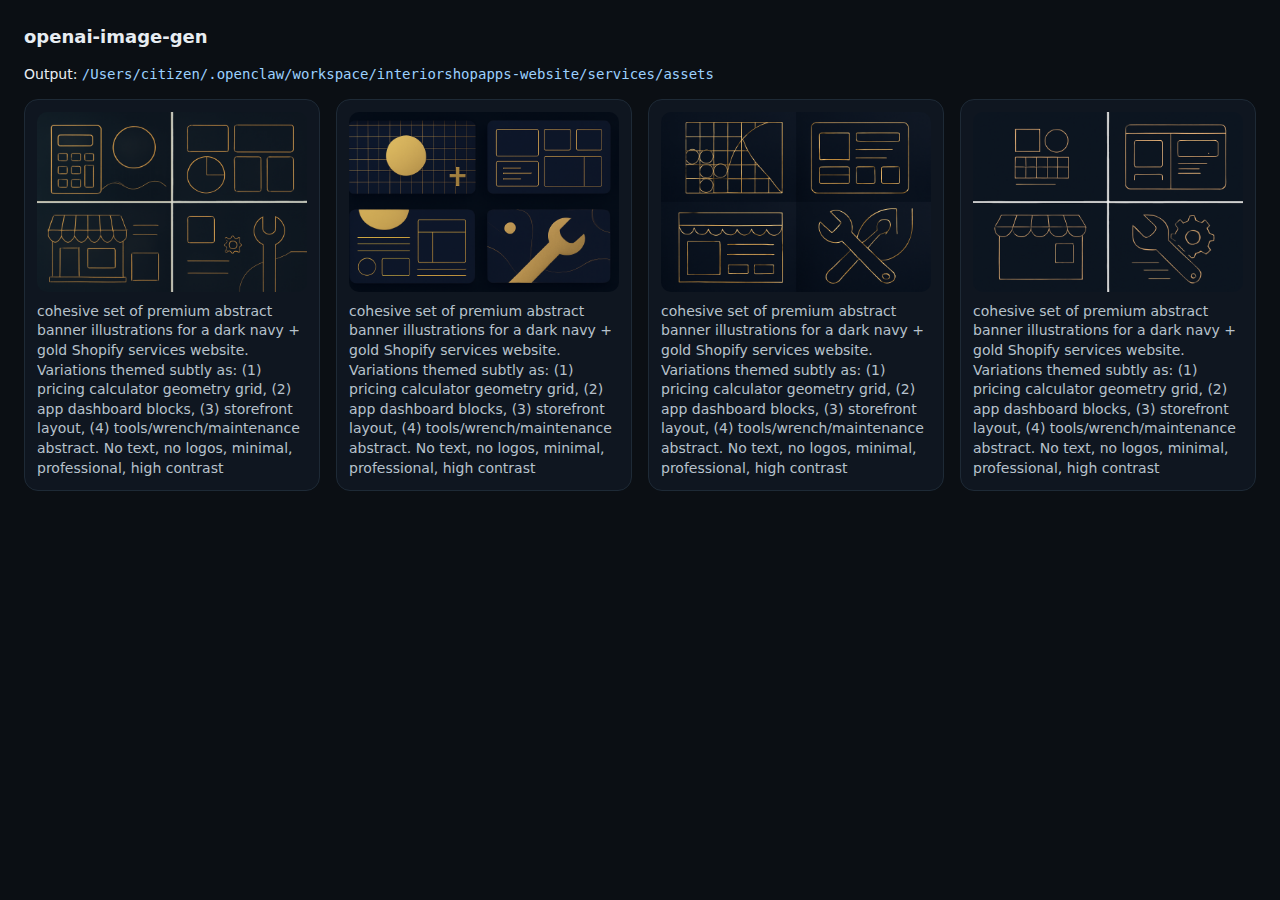
<file: services/assets/index.html>
<!doctype html>
<meta charset="utf-8" />
<title>openai-image-gen</title>
<style>
  :root { color-scheme: dark; }
  body { margin: 24px; font: 14px/1.4 ui-sans-serif, system-ui; background: #0b0f14; color: #e8edf2; }
  h1 { font-size: 18px; margin: 0 0 16px; }
  .grid { display: grid; grid-template-columns: repeat(auto-fill, minmax(240px, 1fr)); gap: 16px; }
  figure { margin: 0; padding: 12px; border: 1px solid #1e2a36; border-radius: 14px; background: #0f1620; }
  img { width: 100%; height: auto; border-radius: 10px; display: block; }
  figcaption { margin-top: 10px; color: #b7c2cc; }
  code { color: #9cd1ff; }
</style>
<h1>openai-image-gen</h1>
<p>Output: <code>/Users/citizen/.openclaw/workspace/interiorshopapps-website/services/assets</code></p>
<div class="grid">
<figure>
  <a href="001-cohesive-set-of-premium-abstract-banner-.webp"><img src="001-cohesive-set-of-premium-abstract-banner-.webp" loading="lazy" /></a>
  <figcaption>cohesive set of premium abstract banner illustrations for a dark navy + gold Shopify services website. Variations themed subtly as: (1) pricing calculator geometry grid, (2) app dashboard blocks, (3) storefront layout, (4) tools/wrench/maintenance abstract. No text, no logos, minimal, professional, high contrast</figcaption>
</figure>
<figure>
  <a href="002-cohesive-set-of-premium-abstract-banner-.webp"><img src="002-cohesive-set-of-premium-abstract-banner-.webp" loading="lazy" /></a>
  <figcaption>cohesive set of premium abstract banner illustrations for a dark navy + gold Shopify services website. Variations themed subtly as: (1) pricing calculator geometry grid, (2) app dashboard blocks, (3) storefront layout, (4) tools/wrench/maintenance abstract. No text, no logos, minimal, professional, high contrast</figcaption>
</figure>
<figure>
  <a href="003-cohesive-set-of-premium-abstract-banner-.webp"><img src="003-cohesive-set-of-premium-abstract-banner-.webp" loading="lazy" /></a>
  <figcaption>cohesive set of premium abstract banner illustrations for a dark navy + gold Shopify services website. Variations themed subtly as: (1) pricing calculator geometry grid, (2) app dashboard blocks, (3) storefront layout, (4) tools/wrench/maintenance abstract. No text, no logos, minimal, professional, high contrast</figcaption>
</figure>
<figure>
  <a href="004-cohesive-set-of-premium-abstract-banner-.webp"><img src="004-cohesive-set-of-premium-abstract-banner-.webp" loading="lazy" /></a>
  <figcaption>cohesive set of premium abstract banner illustrations for a dark navy + gold Shopify services website. Variations themed subtly as: (1) pricing calculator geometry grid, (2) app dashboard blocks, (3) storefront layout, (4) tools/wrench/maintenance abstract. No text, no logos, minimal, professional, high contrast</figcaption>
</figure>
</div>
</file>
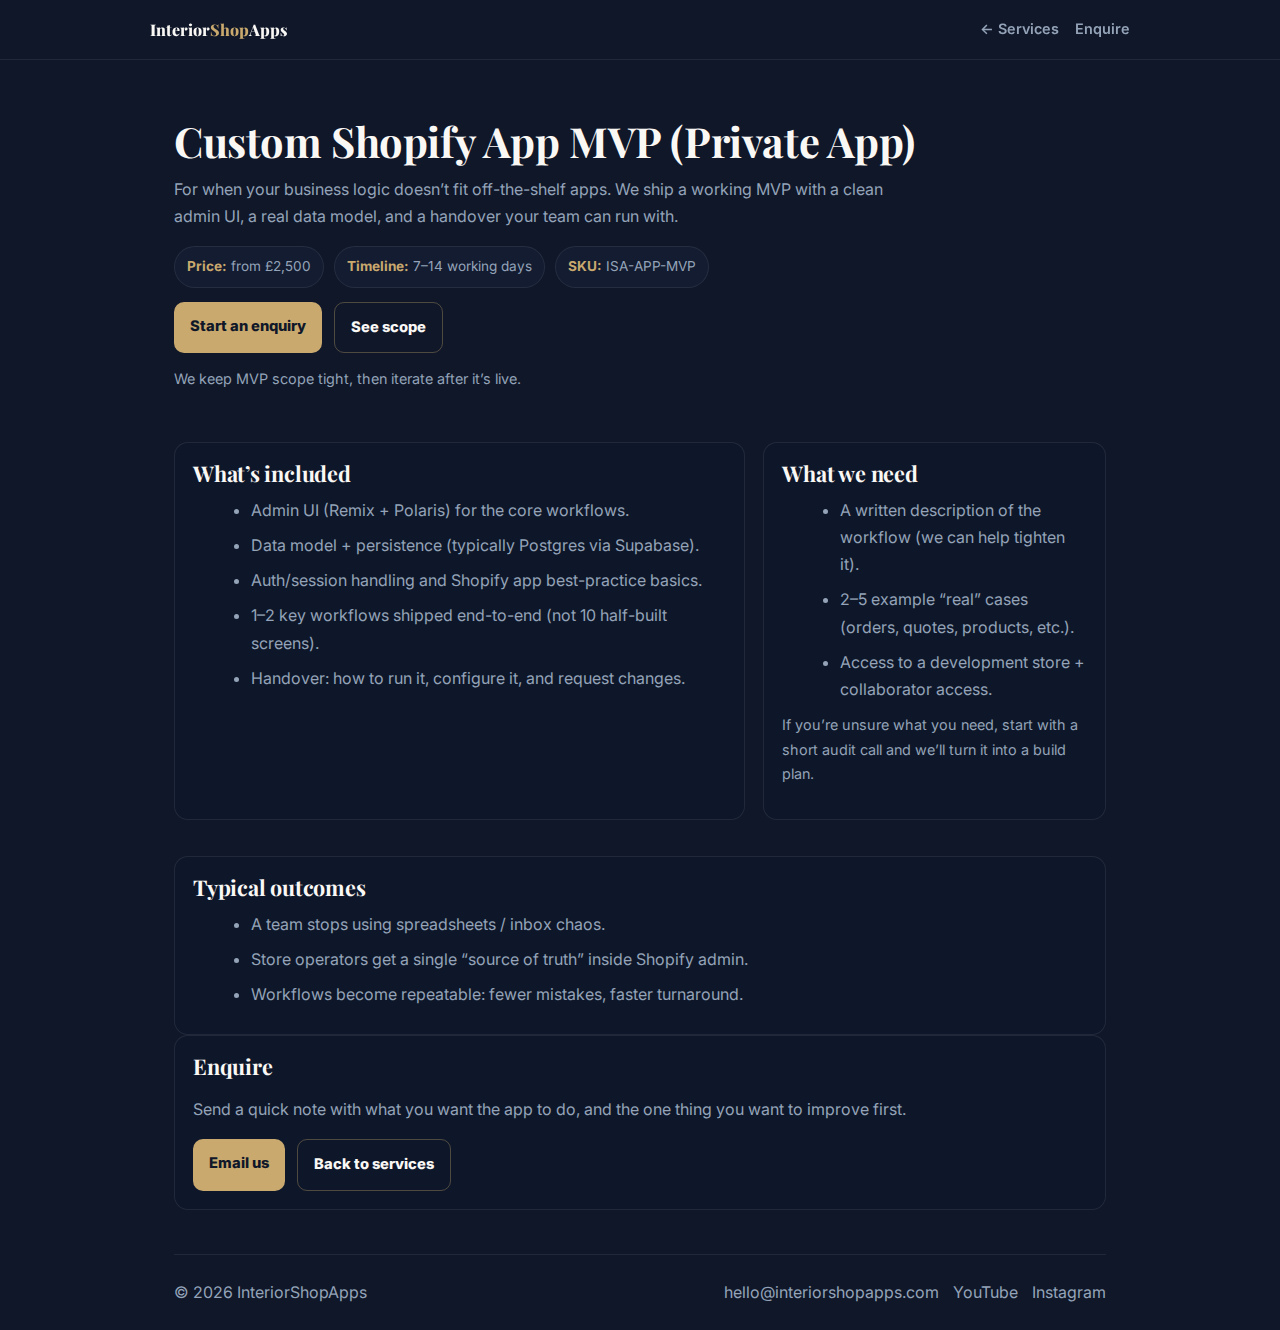
<file: services/custom-shopify-app-mvp/index.html>
<!DOCTYPE html>
<html lang="en">
<head>
  <meta charset="UTF-8" />
  <meta name="viewport" content="width=device-width, initial-scale=1.0" />
  <title>Custom Shopify App MVP — InteriorShopApps</title>
  <meta name="description" content="A real Shopify private app MVP delivered with clear scope, timeline, and handover." />
  <link rel="preconnect" href="https://fonts.googleapis.com">
  <link rel="preconnect" href="https://fonts.gstatic.com" crossorigin>
  <link href="https://fonts.googleapis.com/css2?family=Playfair+Display:wght@600;700&family=Inter:wght@400;500;600&display=swap" rel="stylesheet">
  <link rel="stylesheet" href="/services/_shared.css" />
</head>
<body>
  <nav>
    <div class="container inner">
      <a class="logo" href="/">Interior<span>Shop</span>Apps</a>
      <div class="links">
        <a href="/services/">← Services</a>
        <a href="mailto:hello@interiorshopapps.com?subject=Enquiry%20%E2%80%94%20Custom%20Shopify%20App%20MVP%20(ISA-APP-MVP)">Enquire</a>
      </div>
    </div>
  </nav>

  <main class="container">
    <header class="hero">
      <h1>Custom Shopify App MVP (Private App)</h1>
      <p class="lede">For when your business logic doesn’t fit off-the-shelf apps. We ship a working MVP with a clean admin UI, a real data model, and a handover your team can run with.</p>
      <div class="pills">
        <div class="pill"><b>Price:</b> from £2,500</div>
        <div class="pill"><b>Timeline:</b> 7–14 working days</div>
        <div class="pill"><b>SKU:</b> ISA-APP-MVP</div>
      </div>
      <div class="cta">
        <a class="btn primary" href="mailto:hello@interiorshopapps.com?subject=Enquiry%20%E2%80%94%20Custom%20Shopify%20App%20MVP%20(ISA-APP-MVP)&body=Hi%20InteriorShopApps%2C%0A%0AWhat%20problem%20should%20the%20app%20solve%3F%20%0AStore%20URL%3A%20%0ATarget%20deadline%3A%20%0AAny%20existing%20systems%20to%20integrate%20with%3F%20%0A%0AThanks">Start an enquiry</a>
        <a class="btn ghost" href="#scope">See scope</a>
      </div>
      <p class="small">We keep MVP scope tight, then iterate after it’s live.</p>
    </header>

    <section class="grid2" id="scope">
      <div class="card">
        <h2>What’s included</h2>
        <ul>
          <li>Admin UI (Remix + Polaris) for the core workflows.</li>
          <li>Data model + persistence (typically Postgres via Supabase).</li>
          <li>Auth/session handling and Shopify app best-practice basics.</li>
          <li>1–2 key workflows shipped end-to-end (not 10 half-built screens).</li>
          <li>Handover: how to run it, configure it, and request changes.</li>
        </ul>
      </div>
      <aside class="card">
        <h2>What we need</h2>
        <ul>
          <li>A written description of the workflow (we can help tighten it).</li>
          <li>2–5 example “real” cases (orders, quotes, products, etc.).</li>
          <li>Access to a development store + collaborator access.</li>
        </ul>
        <p class="small" style="margin-top:10px">If you’re unsure what you need, start with a short audit call and we’ll turn it into a build plan.</p>
      </aside>
    </section>

    <section class="card">
      <h2>Typical outcomes</h2>
      <ul>
        <li>A team stops using spreadsheets / inbox chaos.</li>
        <li>Store operators get a single “source of truth” inside Shopify admin.</li>
        <li>Workflows become repeatable: fewer mistakes, faster turnaround.</li>
      </ul>
    </section>

    <section class="card">
      <h2>Enquire</h2>
      <p>Send a quick note with what you want the app to do, and the one thing you want to improve first.</p>
      <div class="cta">
        <a class="btn primary" href="mailto:hello@interiorshopapps.com?subject=Enquiry%20%E2%80%94%20Custom%20Shopify%20App%20MVP%20(ISA-APP-MVP)">Email us</a>
        <a class="btn ghost" href="/services/">Back to services</a>
      </div>
    </section>

    <footer>
      <div style="display:flex;justify-content:space-between;gap:18px;flex-wrap:wrap;align-items:center">
        <div>© 2026 InteriorShopApps</div>
        <div style="display:flex;gap:14px;flex-wrap:wrap">
          <a href="mailto:hello@interiorshopapps.com">hello@interiorshopapps.com</a>
          <a href="https://youtube.com/@InteriorShopApps" target="_blank" rel="noopener">YouTube</a>
          <a href="https://instagram.com/interiorshopapps" target="_blank" rel="noopener">Instagram</a>
        </div>
      </div>
    </footer>
  </main>
</body>
</html>
</file>
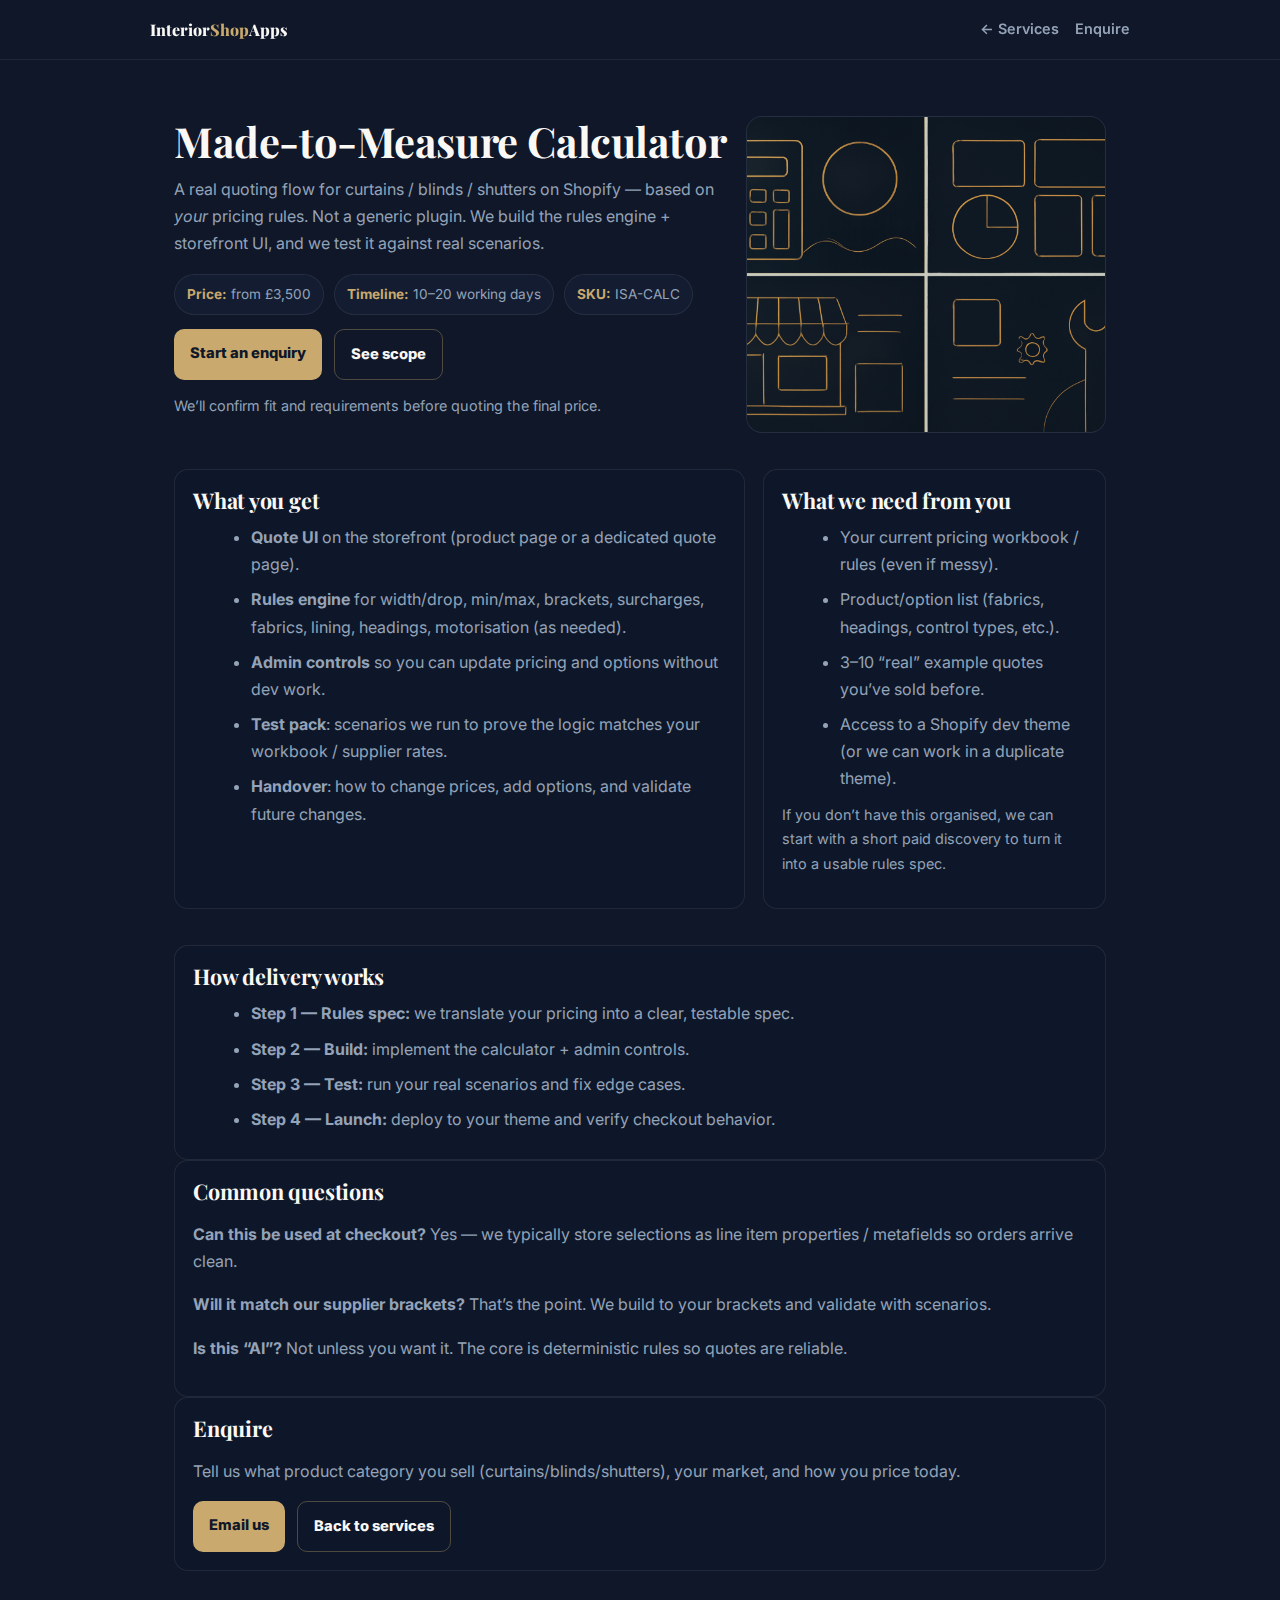
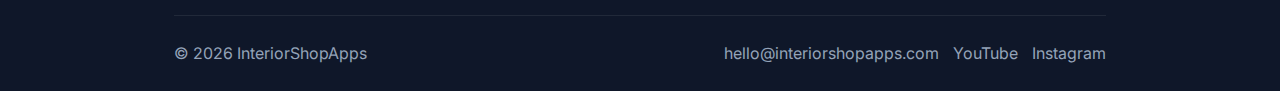
<file: services/made-to-measure-calculator/index.html>
<!DOCTYPE html>
<html lang="en">
<head>
  <meta charset="UTF-8" />
  <meta name="viewport" content="width=device-width, initial-scale=1.0" />
  <title>Made-to-Measure Calculator — InteriorShopApps</title>
  <meta name="description" content="A made-to-measure quoting calculator for curtains, blinds, or shutters on Shopify. Clear scope, deliverables, and timeline." />
  <link rel="preconnect" href="https://fonts.googleapis.com">
  <link rel="preconnect" href="https://fonts.gstatic.com" crossorigin>
  <link href="https://fonts.googleapis.com/css2?family=Playfair+Display:wght@600;700&family=Inter:wght@400;500;600&display=swap" rel="stylesheet">
  <link rel="stylesheet" href="/services/_shared.css" />
</head>
<body>
  <nav>
    <div class="container inner">
      <a class="logo" href="/">Interior<span>Shop</span>Apps</a>
      <div class="links">
        <a href="/services/">← Services</a>
        <a href="mailto:hello@interiorshopapps.com?subject=Enquiry%20%E2%80%94%20Made-to-Measure%20Calculator%20(ISA-CALC)">Enquire</a>
      </div>
    </div>
  </nav>

  <main class="container">
    <header class="hero">
      <div class="hero-wrap">
        <div style="flex:1">
          <h1>Made-to-Measure Calculator</h1>
          <p class="lede">A real quoting flow for curtains / blinds / shutters on Shopify — based on <em>your</em> pricing rules. Not a generic plugin. We build the rules engine + storefront UI, and we test it against real scenarios.</p>
          <div class="pills">
            <div class="pill"><b>Price:</b> from £3,500</div>
            <div class="pill"><b>Timeline:</b> 10–20 working days</div>
            <div class="pill"><b>SKU:</b> ISA-CALC</div>
          </div>
          <div class="cta">
            <a class="btn primary" href="mailto:hello@interiorshopapps.com?subject=Enquiry%20%E2%80%94%20Made-to-Measure%20Calculator%20(ISA-CALC)&body=Hi%20InteriorShopApps%2C%0A%0AI%20want%20a%20made-to-measure%20calculator%20for%3A%20(Curtains%2FBlinds%2FShutters)%0A%0AStore%20URL%3A%20%0AMarket%20(%E2%80%8BUK%2FUS%2FAU%2FNZ%2FEU%2FOther)%3A%20%0AHow%20you%20currently%20price%20(brief)%3A%20%0A%0AThanks">Start an enquiry</a>
            <a class="btn ghost" href="#scope">See scope</a>
          </div>
          <p class="small">We’ll confirm fit and requirements before quoting the final price.</p>
        </div>
        <div class="hero-art" aria-hidden="true">
          <img src="/services/assets/001-cohesive-set-of-premium-abstract-banner-.webp" alt="" loading="lazy" />
        </div>
      </div>
    </header>

    <section class="grid2" id="scope">
      <div class="card">
        <h2>What you get</h2>
        <ul>
          <li><strong>Quote UI</strong> on the storefront (product page or a dedicated quote page).</li>
          <li><strong>Rules engine</strong> for width/drop, min/max, brackets, surcharges, fabrics, lining, headings, motorisation (as needed).</li>
          <li><strong>Admin controls</strong> so you can update pricing and options without dev work.</li>
          <li><strong>Test pack</strong>: scenarios we run to prove the logic matches your workbook / supplier rates.</li>
          <li><strong>Handover</strong>: how to change prices, add options, and validate future changes.</li>
        </ul>
      </div>

      <aside class="card">
        <h2>What we need from you</h2>
        <ul>
          <li>Your current pricing workbook / rules (even if messy).</li>
          <li>Product/option list (fabrics, headings, control types, etc.).</li>
          <li>3–10 “real” example quotes you’ve sold before.</li>
          <li>Access to a Shopify dev theme (or we can work in a duplicate theme).</li>
        </ul>
        <p class="small" style="margin-top:10px">If you don’t have this organised, we can start with a short paid discovery to turn it into a usable rules spec.</p>
      </aside>
    </section>

    <section class="card">
      <h2>How delivery works</h2>
      <ul>
        <li><strong>Step 1 — Rules spec:</strong> we translate your pricing into a clear, testable spec.</li>
        <li><strong>Step 2 — Build:</strong> implement the calculator + admin controls.</li>
        <li><strong>Step 3 — Test:</strong> run your real scenarios and fix edge cases.</li>
        <li><strong>Step 4 — Launch:</strong> deploy to your theme and verify checkout behavior.</li>
      </ul>
    </section>

    <section class="card">
      <h2>Common questions</h2>
      <p><strong>Can this be used at checkout?</strong> Yes — we typically store selections as line item properties / metafields so orders arrive clean.</p>
      <p><strong>Will it match our supplier brackets?</strong> That’s the point. We build to your brackets and validate with scenarios.</p>
      <p><strong>Is this “AI”?</strong> Not unless you want it. The core is deterministic rules so quotes are reliable.</p>
    </section>

    <section class="card">
      <h2>Enquire</h2>
      <p>Tell us what product category you sell (curtains/blinds/shutters), your market, and how you price today.</p>
      <div class="cta">
        <a class="btn primary" href="mailto:hello@interiorshopapps.com?subject=Enquiry%20%E2%80%94%20Made-to-Measure%20Calculator%20(ISA-CALC)">Email us</a>
        <a class="btn ghost" href="/services/">Back to services</a>
      </div>
    </section>

    <footer>
      <div style="display:flex;justify-content:space-between;gap:18px;flex-wrap:wrap;align-items:center">
        <div>© 2026 InteriorShopApps</div>
        <div style="display:flex;gap:14px;flex-wrap:wrap">
          <a href="mailto:hello@interiorshopapps.com">hello@interiorshopapps.com</a>
          <a href="https://youtube.com/@InteriorShopApps" target="_blank" rel="noopener">YouTube</a>
          <a href="https://instagram.com/interiorshopapps" target="_blank" rel="noopener">Instagram</a>
        </div>
      </div>
    </footer>
  </main>
</body>
</html>
</file>
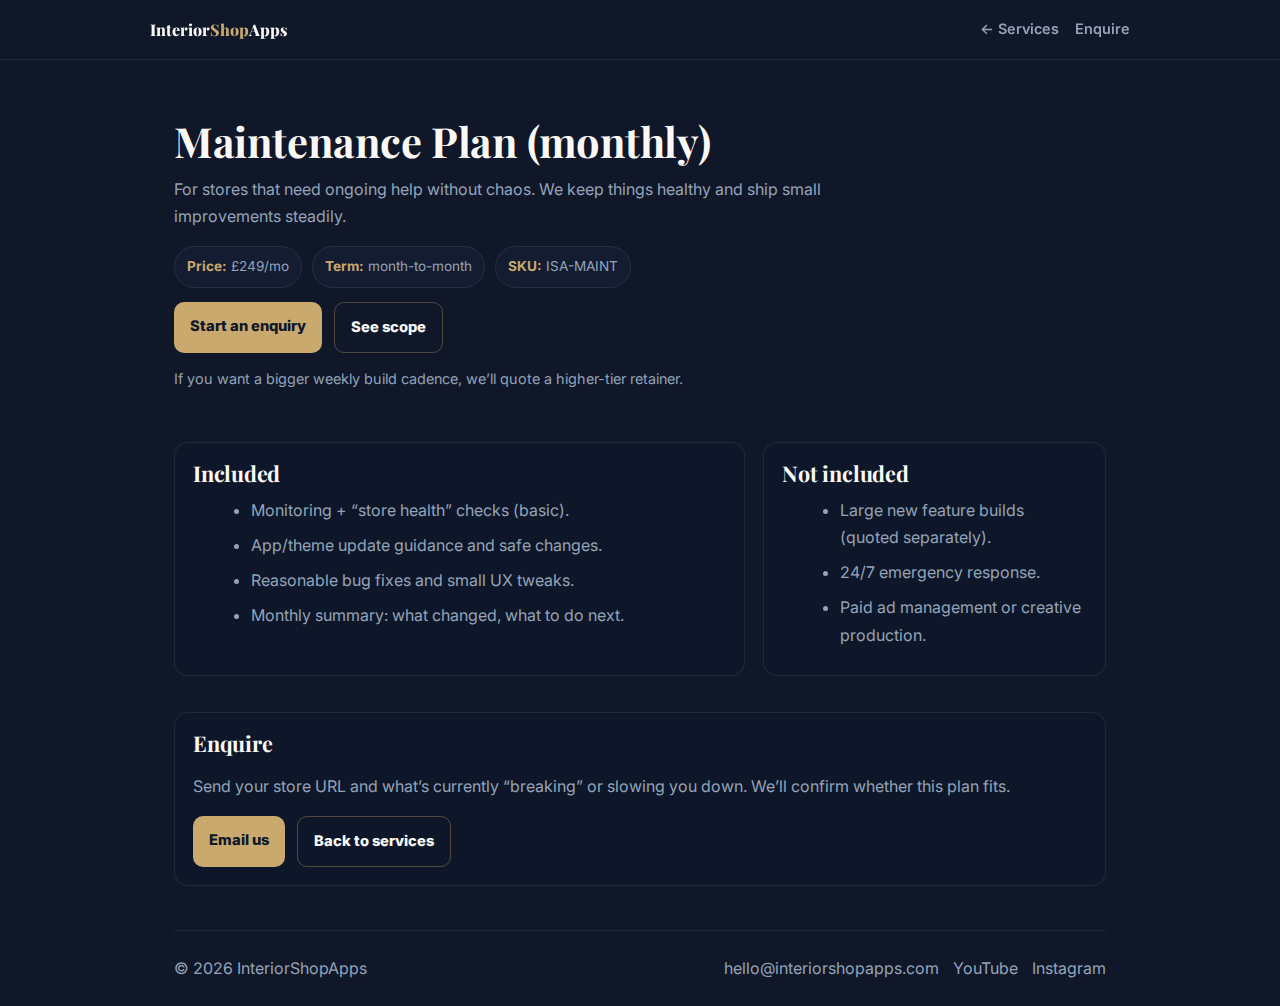
<file: services/maintenance-plan/index.html>
<!DOCTYPE html>
<html lang="en">
<head>
  <meta charset="UTF-8" />
  <meta name="viewport" content="width=device-width, initial-scale=1.0" />
  <title>Maintenance Plan — InteriorShopApps</title>
  <meta name="description" content="Monthly Shopify maintenance plan: monitoring, updates, and reasonable bug fixes." />
  <link rel="preconnect" href="https://fonts.googleapis.com">
  <link rel="preconnect" href="https://fonts.gstatic.com" crossorigin>
  <link href="https://fonts.googleapis.com/css2?family=Playfair+Display:wght@600;700&family=Inter:wght@400;500;600&display=swap" rel="stylesheet">
  <link rel="stylesheet" href="/services/_shared.css" />
</head>
<body>
  <nav>
    <div class="container inner">
      <a class="logo" href="/">Interior<span>Shop</span>Apps</a>
      <div class="links">
        <a href="/services/">← Services</a>
        <a href="mailto:hello@interiorshopapps.com?subject=Enquiry%20%E2%80%94%20Maintenance%20Plan%20(ISA-MAINT)">Enquire</a>
      </div>
    </div>
  </nav>

  <main class="container">
    <header class="hero">
      <h1>Maintenance Plan (monthly)</h1>
      <p class="lede">For stores that need ongoing help without chaos. We keep things healthy and ship small improvements steadily.</p>
      <div class="pills">
        <div class="pill"><b>Price:</b> £249/mo</div>
        <div class="pill"><b>Term:</b> month-to-month</div>
        <div class="pill"><b>SKU:</b> ISA-MAINT</div>
      </div>
      <div class="cta">
        <a class="btn primary" href="mailto:hello@interiorshopapps.com?subject=Enquiry%20%E2%80%94%20Maintenance%20Plan%20(ISA-MAINT)">Start an enquiry</a>
        <a class="btn ghost" href="#scope">See scope</a>
      </div>
      <p class="small">If you want a bigger weekly build cadence, we’ll quote a higher-tier retainer.</p>
    </header>

    <section class="grid2" id="scope">
      <div class="card">
        <h2>Included</h2>
        <ul>
          <li>Monitoring + “store health” checks (basic).</li>
          <li>App/theme update guidance and safe changes.</li>
          <li>Reasonable bug fixes and small UX tweaks.</li>
          <li>Monthly summary: what changed, what to do next.</li>
        </ul>
      </div>
      <aside class="card">
        <h2>Not included</h2>
        <ul>
          <li>Large new feature builds (quoted separately).</li>
          <li>24/7 emergency response.</li>
          <li>Paid ad management or creative production.</li>
        </ul>
      </aside>
    </section>

    <section class="card">
      <h2>Enquire</h2>
      <p>Send your store URL and what’s currently “breaking” or slowing you down. We’ll confirm whether this plan fits.</p>
      <div class="cta">
        <a class="btn primary" href="mailto:hello@interiorshopapps.com?subject=Enquiry%20%E2%80%94%20Maintenance%20Plan%20(ISA-MAINT)">Email us</a>
        <a class="btn ghost" href="/services/">Back to services</a>
      </div>
    </section>

    <footer>
      <div style="display:flex;justify-content:space-between;gap:18px;flex-wrap:wrap;align-items:center">
        <div>© 2026 InteriorShopApps</div>
        <div style="display:flex;gap:14px;flex-wrap:wrap">
          <a href="mailto:hello@interiorshopapps.com">hello@interiorshopapps.com</a>
          <a href="https://youtube.com/@InteriorShopApps" target="_blank" rel="noopener">YouTube</a>
          <a href="https://instagram.com/interiorshopapps" target="_blank" rel="noopener">Instagram</a>
        </div>
      </div>
    </footer>
  </main>
</body>
</html>
</file>
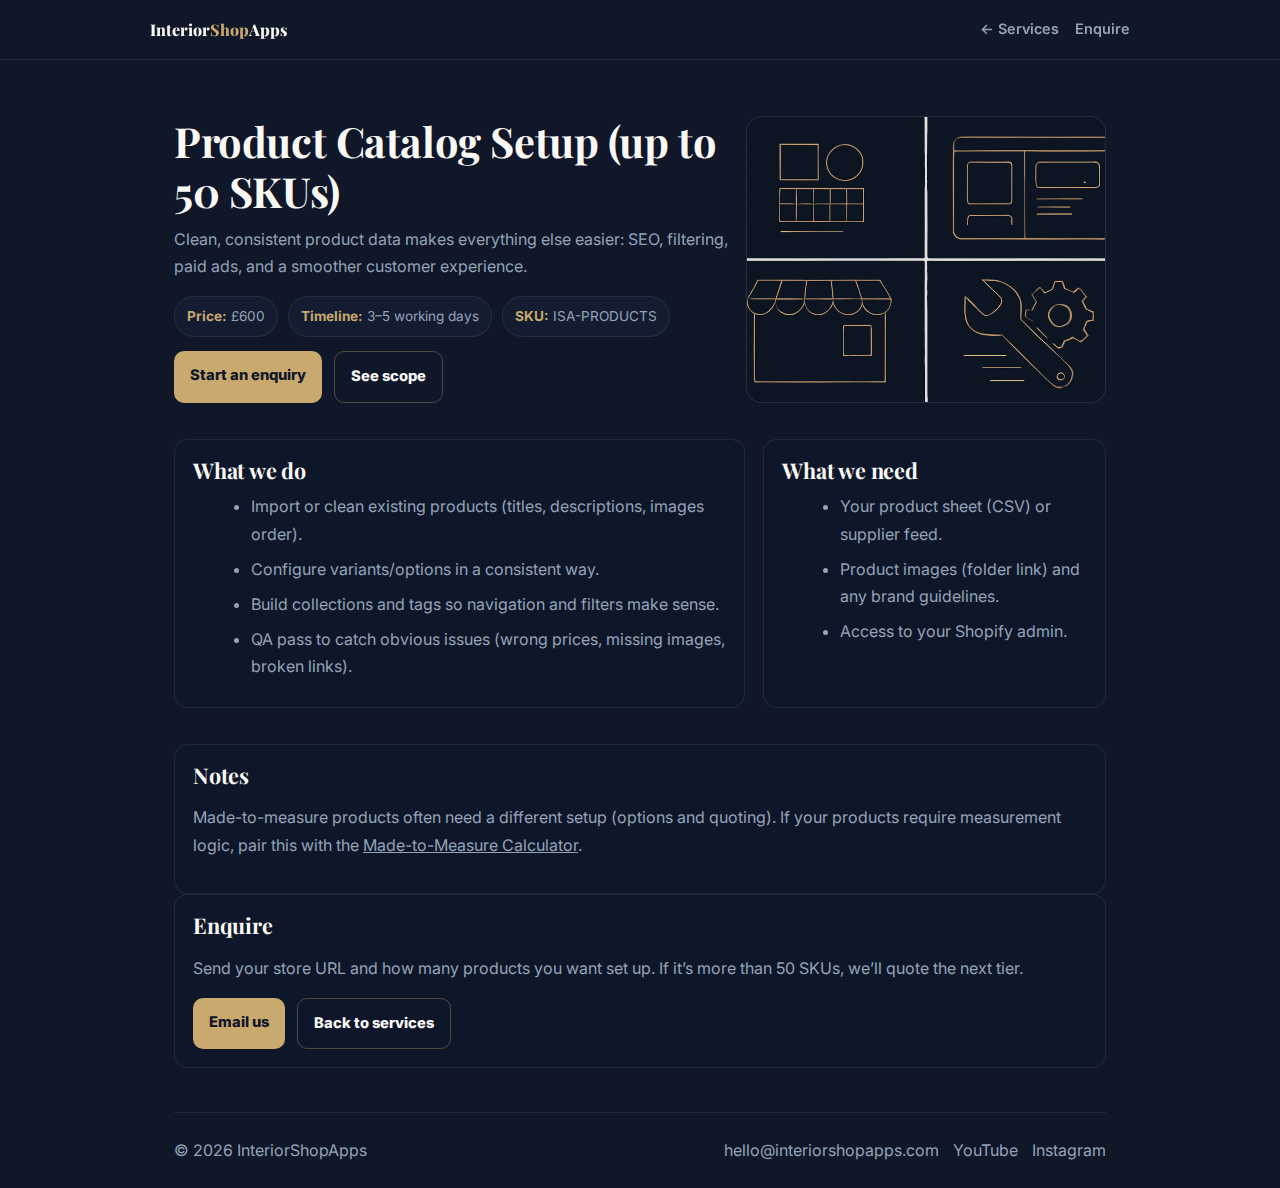
<file: services/product-catalog-setup/index.html>
<!DOCTYPE html>
<html lang="en">
<head>
  <meta charset="UTF-8" />
  <meta name="viewport" content="width=device-width, initial-scale=1.0" />
  <title>Product Catalog Setup — InteriorShopApps</title>
  <meta name="description" content="Product setup for Shopify: up to 50 SKUs, variants, collections, and QA polish." />
  <link rel="preconnect" href="https://fonts.googleapis.com">
  <link rel="preconnect" href="https://fonts.gstatic.com" crossorigin>
  <link href="https://fonts.googleapis.com/css2?family=Playfair+Display:wght@600;700&family=Inter:wght@400;500;600&display=swap" rel="stylesheet">
  <link rel="stylesheet" href="/services/_shared.css" />
</head>
<body>
  <nav>
    <div class="container inner">
      <a class="logo" href="/">Interior<span>Shop</span>Apps</a>
      <div class="links">
        <a href="/services/">← Services</a>
        <a href="mailto:hello@interiorshopapps.com?subject=Enquiry%20%E2%80%94%20Product%20Catalog%20Setup%20(ISA-PRODUCTS)">Enquire</a>
      </div>
    </div>
  </nav>

  <main class="container">
    <header class="hero">
      <div class="hero-wrap">
        <div style="flex:1">
          <h1>Product Catalog Setup (up to 50 SKUs)</h1>
          <p class="lede">Clean, consistent product data makes everything else easier: SEO, filtering, paid ads, and a smoother customer experience.</p>
          <div class="pills">
            <div class="pill"><b>Price:</b> £600</div>
            <div class="pill"><b>Timeline:</b> 3–5 working days</div>
            <div class="pill"><b>SKU:</b> ISA-PRODUCTS</div>
          </div>
          <div class="cta">
            <a class="btn primary" href="mailto:hello@interiorshopapps.com?subject=Enquiry%20%E2%80%94%20Product%20Catalog%20Setup%20(ISA-PRODUCTS)">Start an enquiry</a>
            <a class="btn ghost" href="#scope">See scope</a>
          </div>
        </div>
        <div class="hero-art" aria-hidden="true">
          <img src="/services/assets/004-cohesive-set-of-premium-abstract-banner-.webp" alt="" loading="lazy" />
        </div>
      </div>
    </header>

    <section class="grid2" id="scope">
      <div class="card">
        <h2>What we do</h2>
        <ul>
          <li>Import or clean existing products (titles, descriptions, images order).</li>
          <li>Configure variants/options in a consistent way.</li>
          <li>Build collections and tags so navigation and filters make sense.</li>
          <li>QA pass to catch obvious issues (wrong prices, missing images, broken links).</li>
        </ul>
      </div>
      <aside class="card">
        <h2>What we need</h2>
        <ul>
          <li>Your product sheet (CSV) or supplier feed.</li>
          <li>Product images (folder link) and any brand guidelines.</li>
          <li>Access to your Shopify admin.</li>
        </ul>
      </aside>
    </section>

    <section class="card">
      <h2>Notes</h2>
      <p>Made-to-measure products often need a different setup (options and quoting). If your products require measurement logic, pair this with the <a href="/services/made-to-measure-calculator/">Made-to-Measure Calculator</a>.</p>
    </section>

    <section class="card">
      <h2>Enquire</h2>
      <p>Send your store URL and how many products you want set up. If it’s more than 50 SKUs, we’ll quote the next tier.</p>
      <div class="cta">
        <a class="btn primary" href="mailto:hello@interiorshopapps.com?subject=Enquiry%20%E2%80%94%20Product%20Catalog%20Setup%20(ISA-PRODUCTS)">Email us</a>
        <a class="btn ghost" href="/services/">Back to services</a>
      </div>
    </section>

    <footer>
      <div style="display:flex;justify-content:space-between;gap:18px;flex-wrap:wrap;align-items:center">
        <div>© 2026 InteriorShopApps</div>
        <div style="display:flex;gap:14px;flex-wrap:wrap">
          <a href="mailto:hello@interiorshopapps.com">hello@interiorshopapps.com</a>
          <a href="https://youtube.com/@InteriorShopApps" target="_blank" rel="noopener">YouTube</a>
          <a href="https://instagram.com/interiorshopapps" target="_blank" rel="noopener">Instagram</a>
        </div>
      </div>
    </footer>
  </main>
</body>
</html>
</file>
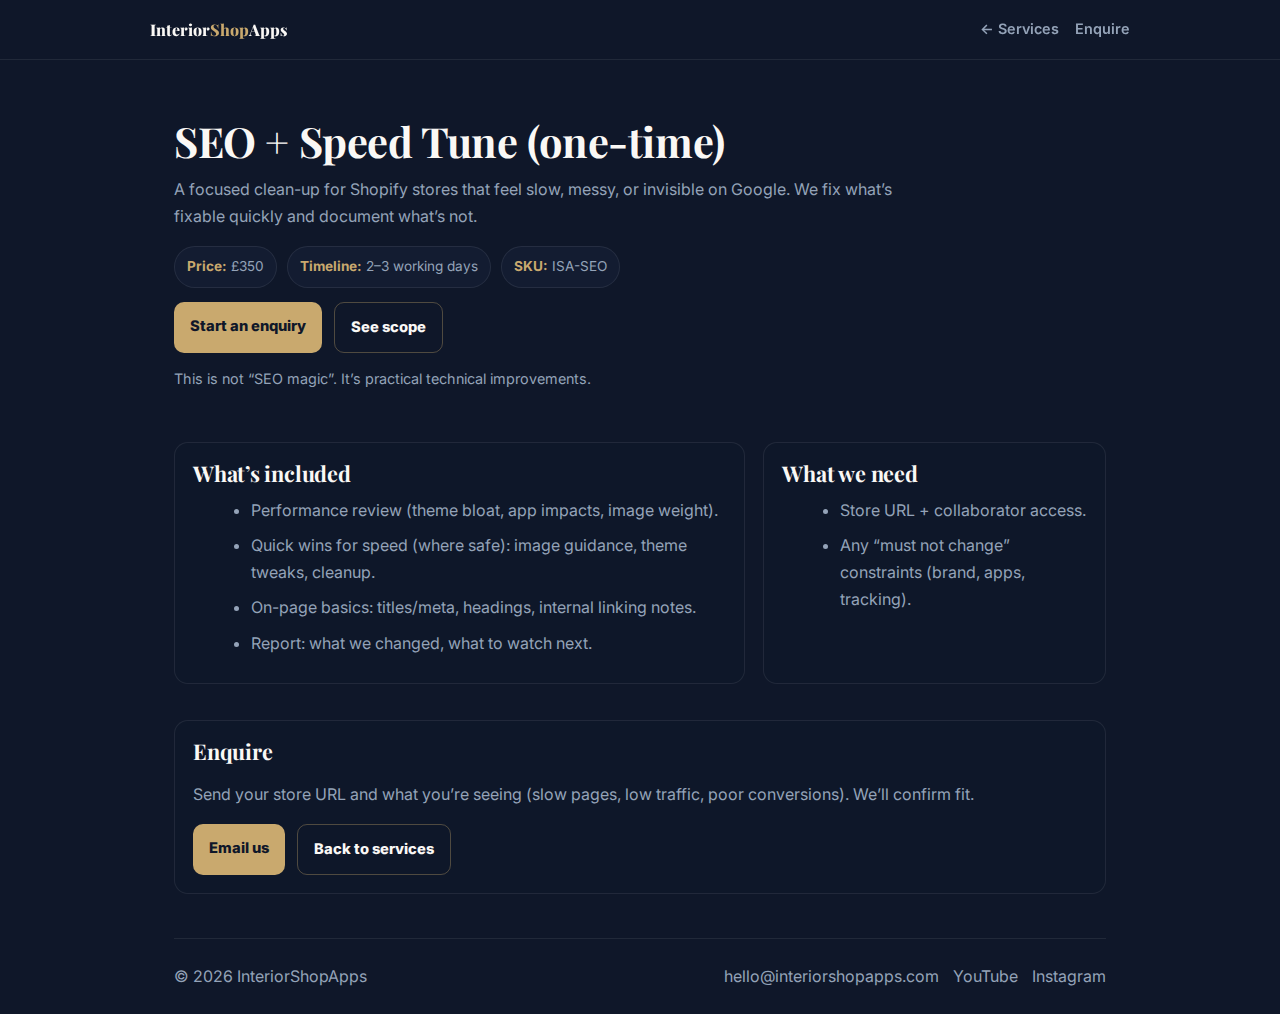
<file: services/seo-speed-tune/index.html>
<!DOCTYPE html>
<html lang="en">
<head>
  <meta charset="UTF-8" />
  <meta name="viewport" content="width=device-width, initial-scale=1.0" />
  <title>SEO + Speed Tune — InteriorShopApps</title>
  <meta name="description" content="One-time SEO and speed tune for Shopify: fix obvious blockers, improve load time, and tidy technical SEO." />
  <link rel="preconnect" href="https://fonts.googleapis.com">
  <link rel="preconnect" href="https://fonts.gstatic.com" crossorigin>
  <link href="https://fonts.googleapis.com/css2?family=Playfair+Display:wght@600;700&family=Inter:wght@400;500;600&display=swap" rel="stylesheet">
  <link rel="stylesheet" href="/services/_shared.css" />
</head>
<body>
  <nav>
    <div class="container inner">
      <a class="logo" href="/">Interior<span>Shop</span>Apps</a>
      <div class="links">
        <a href="/services/">← Services</a>
        <a href="mailto:hello@interiorshopapps.com?subject=Enquiry%20%E2%80%94%20SEO%20%2B%20Speed%20Tune%20(ISA-SEO)">Enquire</a>
      </div>
    </div>
  </nav>

  <main class="container">
    <header class="hero">
      <h1>SEO + Speed Tune (one-time)</h1>
      <p class="lede">A focused clean-up for Shopify stores that feel slow, messy, or invisible on Google. We fix what’s fixable quickly and document what’s not.</p>
      <div class="pills">
        <div class="pill"><b>Price:</b> £350</div>
        <div class="pill"><b>Timeline:</b> 2–3 working days</div>
        <div class="pill"><b>SKU:</b> ISA-SEO</div>
      </div>
      <div class="cta">
        <a class="btn primary" href="mailto:hello@interiorshopapps.com?subject=Enquiry%20%E2%80%94%20SEO%20%2B%20Speed%20Tune%20(ISA-SEO)">Start an enquiry</a>
        <a class="btn ghost" href="#scope">See scope</a>
      </div>
      <p class="small">This is not “SEO magic”. It’s practical technical improvements.</p>
    </header>

    <section class="grid2" id="scope">
      <div class="card">
        <h2>What’s included</h2>
        <ul>
          <li>Performance review (theme bloat, app impacts, image weight).</li>
          <li>Quick wins for speed (where safe): image guidance, theme tweaks, cleanup.</li>
          <li>On-page basics: titles/meta, headings, internal linking notes.</li>
          <li>Report: what we changed, what to watch next.</li>
        </ul>
      </div>
      <aside class="card">
        <h2>What we need</h2>
        <ul>
          <li>Store URL + collaborator access.</li>
          <li>Any “must not change” constraints (brand, apps, tracking).</li>
        </ul>
      </aside>
    </section>

    <section class="card">
      <h2>Enquire</h2>
      <p>Send your store URL and what you’re seeing (slow pages, low traffic, poor conversions). We’ll confirm fit.</p>
      <div class="cta">
        <a class="btn primary" href="mailto:hello@interiorshopapps.com?subject=Enquiry%20%E2%80%94%20SEO%20%2B%20Speed%20Tune%20(ISA-SEO)">Email us</a>
        <a class="btn ghost" href="/services/">Back to services</a>
      </div>
    </section>

    <footer>
      <div style="display:flex;justify-content:space-between;gap:18px;flex-wrap:wrap;align-items:center">
        <div>© 2026 InteriorShopApps</div>
        <div style="display:flex;gap:14px;flex-wrap:wrap">
          <a href="mailto:hello@interiorshopapps.com">hello@interiorshopapps.com</a>
          <a href="https://youtube.com/@InteriorShopApps" target="_blank" rel="noopener">YouTube</a>
          <a href="https://instagram.com/interiorshopapps" target="_blank" rel="noopener">Instagram</a>
        </div>
      </div>
    </footer>
  </main>
</body>
</html>
</file>
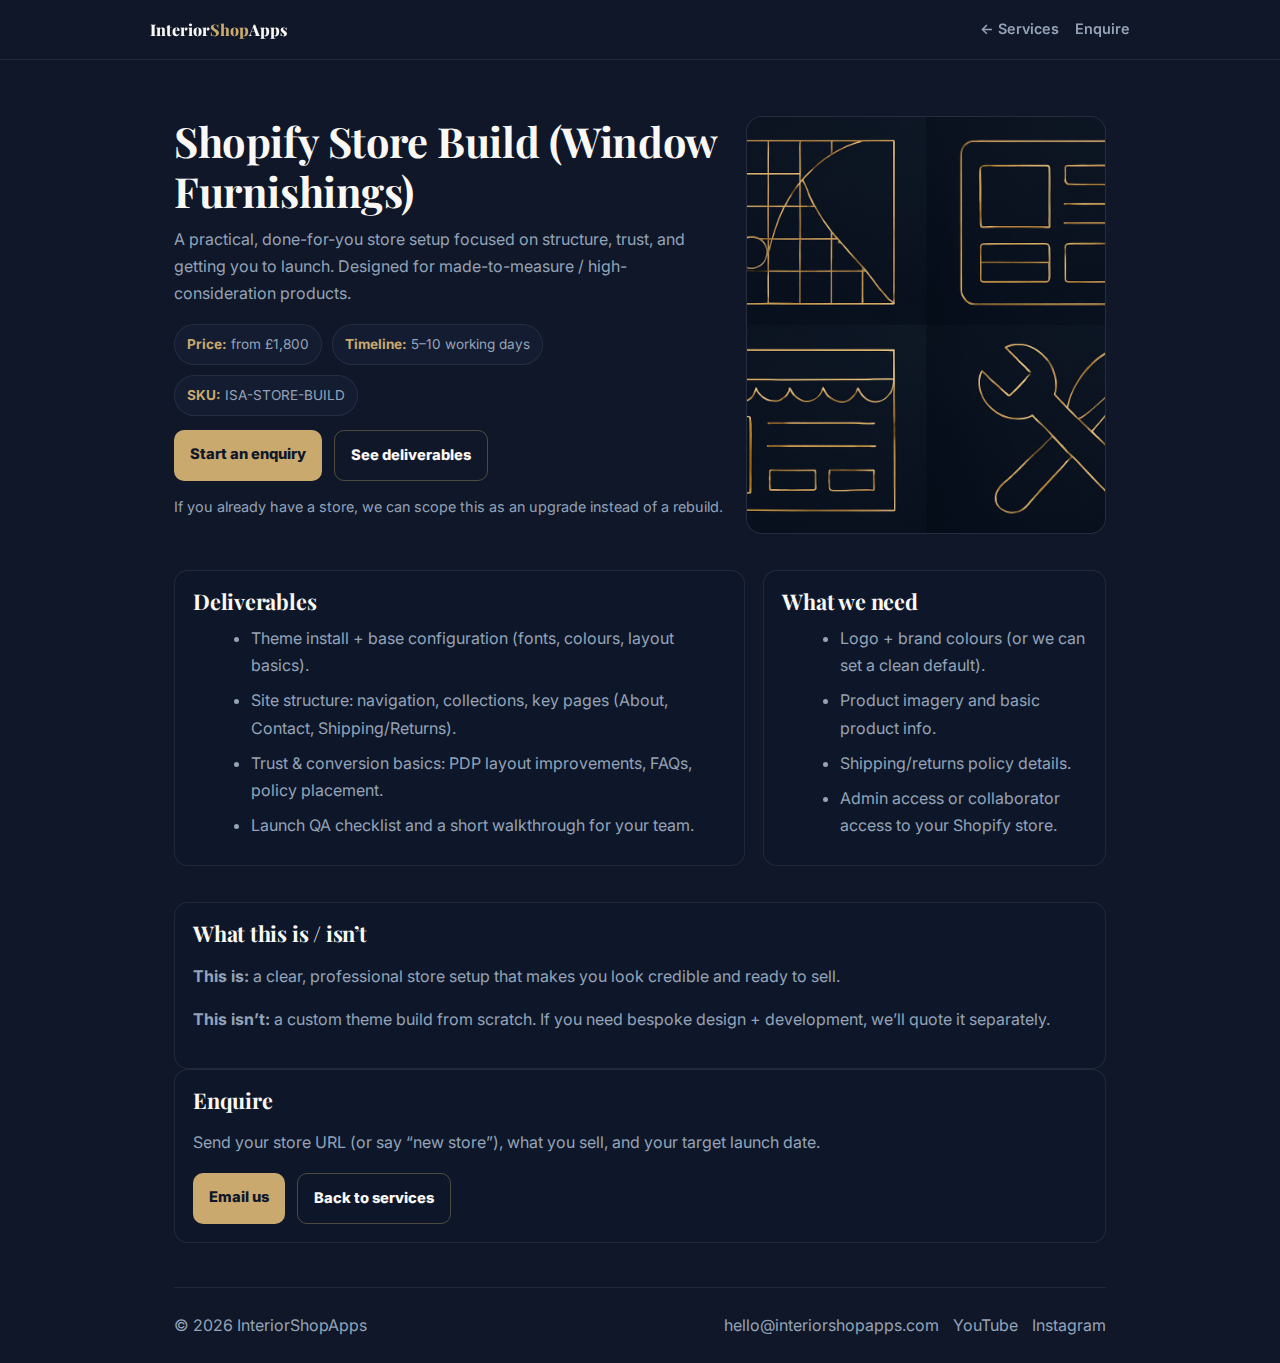
<file: services/shopify-store-build-window-furnishings/index.html>
<!DOCTYPE html>
<html lang="en">
<head>
  <meta charset="UTF-8" />
  <meta name="viewport" content="width=device-width, initial-scale=1.0" />
  <title>Shopify Store Build (Window Furnishings) — InteriorShopApps</title>
  <meta name="description" content="A Shopify store build package for window furnishing retailers. Clear deliverables and launch plan." />
  <link rel="preconnect" href="https://fonts.googleapis.com">
  <link rel="preconnect" href="https://fonts.gstatic.com" crossorigin>
  <link href="https://fonts.googleapis.com/css2?family=Playfair+Display:wght@600;700&family=Inter:wght@400;500;600&display=swap" rel="stylesheet">
  <link rel="stylesheet" href="/services/_shared.css" />
</head>
<body>
  <nav>
    <div class="container inner">
      <a class="logo" href="/">Interior<span>Shop</span>Apps</a>
      <div class="links">
        <a href="/services/">← Services</a>
        <a href="mailto:hello@interiorshopapps.com?subject=Enquiry%20%E2%80%94%20Shopify%20Store%20Build%20(ISA-STORE-BUILD)">Enquire</a>
      </div>
    </div>
  </nav>

  <main class="container">
    <header class="hero">
      <div class="hero-wrap">
        <div style="flex:1">
          <h1>Shopify Store Build (Window Furnishings)</h1>
          <p class="lede">A practical, done-for-you store setup focused on structure, trust, and getting you to launch. Designed for made-to-measure / high-consideration products.</p>
          <div class="pills">
            <div class="pill"><b>Price:</b> from £1,800</div>
            <div class="pill"><b>Timeline:</b> 5–10 working days</div>
            <div class="pill"><b>SKU:</b> ISA-STORE-BUILD</div>
          </div>
          <div class="cta">
            <a class="btn primary" href="mailto:hello@interiorshopapps.com?subject=Enquiry%20%E2%80%94%20Shopify%20Store%20Build%20(ISA-STORE-BUILD)">Start an enquiry</a>
            <a class="btn ghost" href="#scope">See deliverables</a>
          </div>
          <p class="small">If you already have a store, we can scope this as an upgrade instead of a rebuild.</p>
        </div>
        <div class="hero-art" aria-hidden="true">
          <img src="/services/assets/003-cohesive-set-of-premium-abstract-banner-.webp" alt="" loading="lazy" />
        </div>
      </div>
    </header>

    <section class="grid2" id="scope">
      <div class="card">
        <h2>Deliverables</h2>
        <ul>
          <li>Theme install + base configuration (fonts, colours, layout basics).</li>
          <li>Site structure: navigation, collections, key pages (About, Contact, Shipping/Returns).</li>
          <li>Trust & conversion basics: PDP layout improvements, FAQs, policy placement.</li>
          <li>Launch QA checklist and a short walkthrough for your team.</li>
        </ul>
      </div>
      <aside class="card">
        <h2>What we need</h2>
        <ul>
          <li>Logo + brand colours (or we can set a clean default).</li>
          <li>Product imagery and basic product info.</li>
          <li>Shipping/returns policy details.</li>
          <li>Admin access or collaborator access to your Shopify store.</li>
        </ul>
      </aside>
    </section>

    <section class="card">
      <h2>What this is / isn’t</h2>
      <p><strong>This is:</strong> a clear, professional store setup that makes you look credible and ready to sell.</p>
      <p><strong>This isn’t:</strong> a custom theme build from scratch. If you need bespoke design + development, we’ll quote it separately.</p>
    </section>

    <section class="card">
      <h2>Enquire</h2>
      <p>Send your store URL (or say “new store”), what you sell, and your target launch date.</p>
      <div class="cta">
        <a class="btn primary" href="mailto:hello@interiorshopapps.com?subject=Enquiry%20%E2%80%94%20Shopify%20Store%20Build%20(ISA-STORE-BUILD)">Email us</a>
        <a class="btn ghost" href="/services/">Back to services</a>
      </div>
    </section>

    <footer>
      <div style="display:flex;justify-content:space-between;gap:18px;flex-wrap:wrap;align-items:center">
        <div>© 2026 InteriorShopApps</div>
        <div style="display:flex;gap:14px;flex-wrap:wrap">
          <a href="mailto:hello@interiorshopapps.com">hello@interiorshopapps.com</a>
          <a href="https://youtube.com/@InteriorShopApps" target="_blank" rel="noopener">YouTube</a>
          <a href="https://instagram.com/interiorshopapps" target="_blank" rel="noopener">Instagram</a>
        </div>
      </div>
    </footer>
  </main>
</body>
</html>
</file>
<file: services/_shared.css>
/* Shared lightweight styling for InteriorShopApps service pages */
:root{--midnight:#0f1729;--indigo:#1e2a4a;--warm:#faf8f5;--gold:#c9a96e;--copper:#b87333;--slate:#94a3b8;--border:rgba(255,255,255,.08)}
*{box-sizing:border-box} html{scroll-behavior:smooth}
body{margin:0;font-family:Inter,-apple-system,system-ui,Segoe UI,Roboto,sans-serif;background:var(--midnight);color:var(--warm);line-height:1.7}
a{color:inherit}
.container{max-width:980px;margin:0 auto;padding:0 24px}
nav{position:sticky;top:0;z-index:50;background:rgba(15,23,41,.9);backdrop-filter:blur(12px);border-bottom:1px solid var(--border)}
nav .inner{display:flex;align-items:center;justify-content:space-between;padding:16px 0}
nav .logo{text-decoration:none;font-weight:800;font-family:"Playfair Display",Georgia,serif}
nav .logo span{color:var(--gold)}
nav .links{display:flex;gap:16px;align-items:center;flex-wrap:wrap}
nav .links a{text-decoration:none;color:var(--slate);font-weight:600;font-size:.9rem}
nav .links a:hover{color:var(--gold)}

h1,h2,h3{font-family:"Playfair Display",Georgia,serif;letter-spacing:-.01em;line-height:1.2;margin:0}
h1{font-size:clamp(2rem,4vw,2.6rem)}
.lede{color:var(--slate);max-width:75ch;margin-top:10px}

.hero{padding:56px 0 14px}
.pills{display:flex;gap:10px;flex-wrap:wrap;margin-top:14px}
.pill{border:1px solid var(--border);border-radius:999px;padding:8px 12px;color:var(--slate);font-size:.85rem;background:rgba(30,42,74,.25)}
.pill b{color:var(--gold)}

.grid2{display:grid;grid-template-columns:1.25fr .75fr;gap:18px;margin:22px 0 36px}
@media (max-width:860px){.grid2{grid-template-columns:1fr}}

.card{border:1px solid var(--border);border-radius:14px;background:rgba(15,23,41,.55);padding:18px}

/* Optional hero image */
.hero-wrap{display:flex;gap:18px;align-items:stretch}
.hero-copy{flex:1;min-width:0}
.hero-art{flex:0 0 360px;max-width:360px;border:1px solid var(--border);border-radius:16px;overflow:hidden;background:rgba(30,42,74,.25)}
.hero-art img{display:block;width:100%;height:100%;object-fit:cover;opacity:.92}
@media (max-width:860px){.hero-wrap{flex-direction:column}.hero-art{max-width:100%;flex:0 0 auto;max-height:220px}}
.card h2{font-size:1.35rem;margin-bottom:10px}
.card p,.card li{color:var(--slate)}
.card ul{margin:10px 0 0 18px}
.card li{margin:8px 0}

.cta{display:flex;gap:12px;flex-wrap:wrap;margin-top:14px}
.btn{display:inline-block;text-decoration:none;border-radius:10px;padding:12px 16px;font-weight:800;font-size:.92rem}
.btn.primary{background:var(--gold);color:var(--midnight)}
.btn.primary:hover{background:var(--copper)}
.btn.ghost{border:1px solid rgba(201,169,110,.35);color:var(--warm)}
.btn.ghost:hover{border-color:rgba(201,169,110,.75);color:var(--gold)}

.small{font-size:.9rem;color:var(--slate)}
footer{border-top:1px solid var(--border);padding:24px 0;margin-top:44px;color:var(--slate)}
footer a{color:var(--slate);text-decoration:none}
footer a:hover{color:var(--gold)}
</file>
